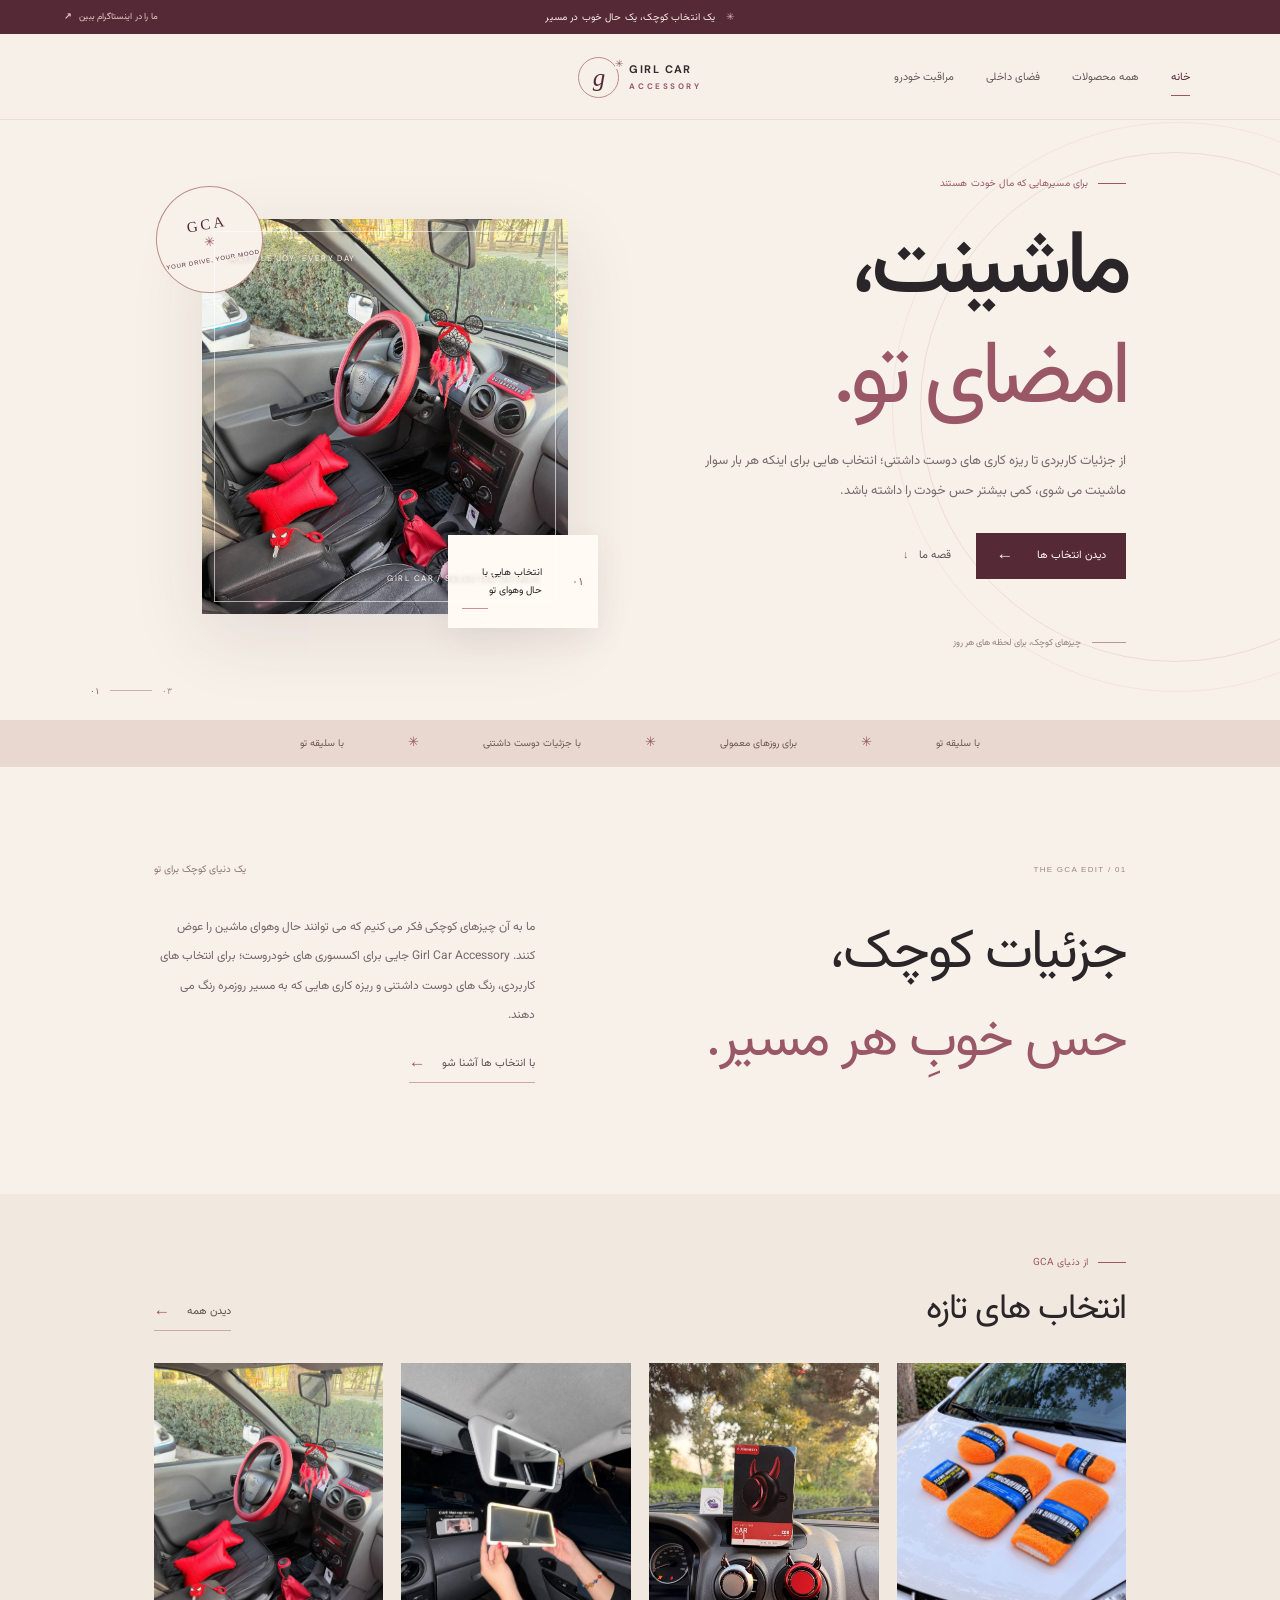
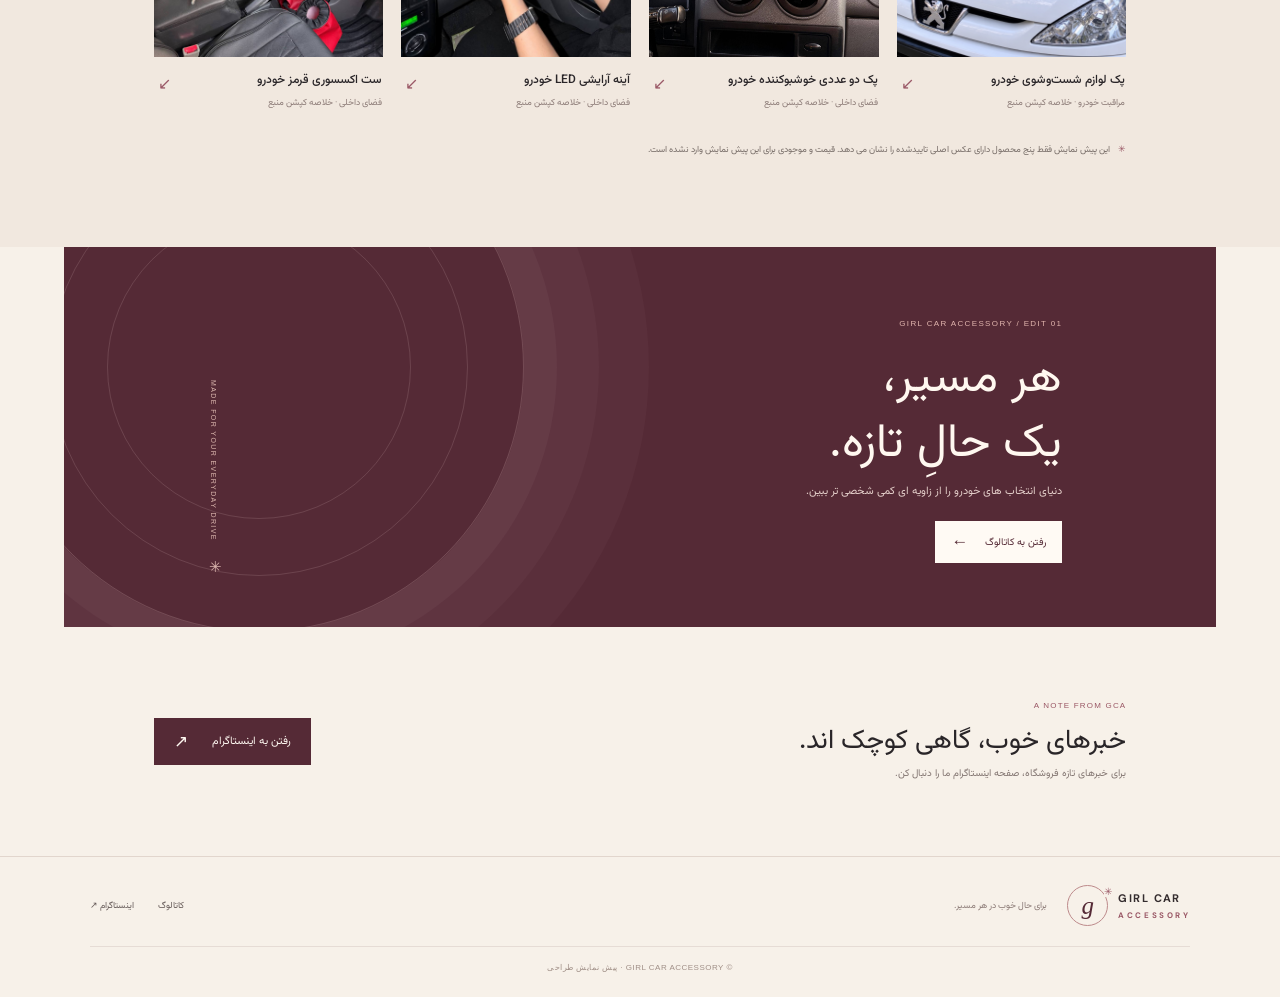
<file: index.html>
<!doctype html>
<html lang="fa" dir="rtl">
<head>
  <meta charset="utf-8">
  <meta name="viewport" content="width=device-width, initial-scale=1">
  <meta name="theme-color" content="#f7f1e9">
  <meta name="description" content="فروشگاه لوازم جانبی خودرو با انتخاب هایی برای حال بهتر در مسیر.">
  <title>Girl Car Accessory | جزئیات کوچک، حس خوب رانندگی</title>
  <link rel="preconnect" href="https://fonts.googleapis.com">
  <link rel="preconnect" href="https://fonts.gstatic.com" crossorigin>
  <link href="https://fonts.googleapis.com/css2?family=DM+Sans:wght@400;500;600;700&family=Vazirmatn:wght@300;400;500;600;700&display=swap" rel="stylesheet">
  <link rel="stylesheet" href="styles.css">
<link rel="icon" type="image/svg+xml" href="gca-favicon.svg"></head>
<body>
  <div class="announcement"><span class="announcement-mark">✳</span><span>یک انتخاب کوچک، یک حال خوب در مسیر</span><a href="https://www.instagram.com/girl_car_accessory/" target="_blank" rel="noreferrer">ما را در اینستاگرام ببین <b>↗</b></a></div>
  <header class="site-header">
    <button class="menu-toggle" aria-label="باز کردن منو" aria-expanded="false"><span></span><span></span></button>
    <nav class="main-nav" aria-label="ناوبری اصلی"><a class="active" href="index.html">خانه</a><a href="catalog.html">همه محصولات</a><a href="catalog.html?category=interior">فضای داخلی</a><a href="catalog.html?category=car-care">مراقبت خودرو</a></nav>
    <a class="brand" href="index.html" aria-label="Girl Car Accessory، خانه"><span class="brand-symbol">g<span>✳</span></span><span class="brand-wordmark">GIRL CAR<small>ACCESSORY</small></span></a>
    <div class="header-tools" aria-hidden="true"></div>
  </header>
  <main>
    <section class="hero" aria-labelledby="hero-title">
      <div class="hero-orbit orbit-one"></div><div class="hero-orbit orbit-two"></div>
      <div class="hero-copy">
        <div class="eyebrow"><span class="eyebrow-rule"></span>برای مسیرهایی که مال خودت هستند</div>
        <h1 id="hero-title">ماشینت،<br><em>امضای تو.</em></h1>
        <p>از جزئیات کاربردی تا ریزه کاری های دوست داشتنی؛ انتخاب هایی برای اینکه هر بار سوار ماشینت می شوی، کمی بیشتر حس خودت را داشته باشد.</p>
        <div class="hero-actions"><a href="catalog.html" class="button-primary">دیدن انتخاب ها <span>←</span></a><a href="#story" class="quiet-link">قصه ما <span>↓</span></a></div>
        <div class="hero-footnote"><span></span>چیزهای کوچک، برای لحظه های هر روز</div>
      </div>
      <div class="hero-visual" aria-label="روایت تصویری از انتخاب های فروشگاه">
        <div class="hero-photo-frame">
          <img class="hero-real-photo" src="media/red-car-accessory-set/red-set.jpg" alt="عکس اصلی ست اکسسوری قرمز خودرو در کابین">
          <div class="frame-label label-top">A LITTLE JOY, EVERY DAY</div><div class="frame-label label-bottom">GIRL CAR / SELECTED DETAILS</div>
        </div>
        <div class="visual-note"><span class="note-number">۰۱</span><span>انتخاب هایی با<br>حال وهوای تو</span><i></i></div>
        <div class="hero-seal"><span>GCA</span><b>✳</b><small>YOUR DRIVE, YOUR MOOD</small></div>
      </div>
      <div class="hero-index"><b>۰۱</b><span></span>۰۳</div>
    </section>
    <section class="brand-strip" aria-label="ویژگی های برند"><span>با سلیقه تو</span><i>✳</i><span>برای روزهای معمولی</span><i>✳</i><span>با جزئیات دوست داشتنی</span><i>✳</i><span>با سلیقه تو</span></section>
    <section class="story section-shell" id="story">
      <div class="section-meta"><span>01 / THE GCA EDIT</span><span>یک دنیای کوچک برای تو</span></div>
      <div class="story-grid"><h2>جزئیات کوچک،<br><em>حس خوبِ هر مسیر.</em></h2><div class="story-copy"><p>ما به آن چیزهای کوچکی فکر می کنیم که می توانند حال وهوای ماشین را عوض کنند. Girl Car Accessory جایی برای اکسسوری های خودروست؛ برای انتخاب های کاربردی، رنگ های دوست داشتنی و ریزه کاری هایی که به مسیر روزمره رنگ می دهند.</p><a href="catalog.html" class="text-arrow">با انتخاب ها آشنا شو <span>←</span></a></div></div>
    </section>
    <section class="edit-section section-shell" aria-labelledby="edit-title">
      <div class="section-heading"><div><div class="eyebrow"><span class="eyebrow-rule"></span>از دنیای GCA</div><h2 id="edit-title">انتخاب های تازه</h2></div><a class="text-arrow" href="catalog.html">دیدن همه <span>←</span></a></div>
      <div class="product-grid">
        <a class="product-card" href="product.html?slug=car-wash-kit"><div class="product-art art-wash"><img src="media/car-wash-kit/car-wash-kit.jpg" alt="عکس اصلی پک لوازم شست‌وشوی خودرو" loading="lazy"></div><div class="product-info"><div><h3>پک لوازم شست‌وشوی خودرو</h3><p>از انتخاب‌های مراقبت خودرو</p></div><span class="card-arrow">↙</span></div></a>
        <a class="product-card" href="product.html?slug=two-piece-car-fragrance"><div class="product-art art-wheel"><img src="media/two-piece-car-fragrance/fragrance-01.jpg" alt="عکس اصلی پک دوعددی خوشبوکننده خودرو" loading="lazy"></div><div class="product-info"><div><h3>پک دوعددی خوشبوکننده خودرو</h3><p>دو رنگ در کپشن معرفی شده</p></div><span class="card-arrow">↙</span></div></a>
        <a class="product-card" href="product.html?slug=led-vanity-mirror"><div class="product-art art-mirror"><img src="media/led-vanity-mirror/mirror-01.jpg" alt="عکس اصلی آینه LED آرایشی خودرو" loading="lazy"></div><div class="product-info"><div><h3>آینه آرایشی LED خودرو</h3><p>جزئیاتی برای فضای داخلی</p></div><span class="card-arrow">↙</span></div></a>
        <a class="product-card" href="product.html?slug=red-car-accessory-set"><div class="product-art art-wheel"><img src="media/red-car-accessory-set/red-set.jpg" alt="عکس اصلی ست اکسسوری قرمز در کابین خودرو" loading="lazy"></div><div class="product-info"><div><h3>ست اکسسوری قرمز خودرو</h3><p>اقلام معرفی‌شده توسط مالک</p></div><span class="card-arrow">↙</span></div></a>
      </div>
      <p class="preview-note"><span>✳</span>این پیش نمایش فقط پنج محصول دارای عکس اصلی تاییدشده را نشان می دهد. قیمت و موجودی برای این پیش نمایش وارد نشده است.</p>
    </section>
    <section class="editorial-banner"><div class="banner-outline"></div><div class="banner-copy"><span class="banner-kicker">GIRL CAR ACCESSORY / EDIT 01</span><h2>هر مسیر،<br>یک حالِ تازه.</h2><p>دنیای انتخاب های خودرو را از زاویه ای کمی شخصی تر ببین.</p><a class="button-light" href="catalog.html">رفتن به کاتالوگ <span>←</span></a></div><div class="banner-side-note">MADE FOR YOUR EVERYDAY DRIVE <b>✳</b></div></section>
    <section class="newsletter section-shell"><div><span class="eyebrow">A NOTE FROM GCA</span><h2>خبرهای خوب، گاهی کوچک اند.</h2><p>برای خبرهای تازه فروشگاه، صفحه اینستاگرام ما را دنبال کن.</p></div><a href="https://www.instagram.com/girl_car_accessory/" target="_blank" rel="noreferrer" class="button-primary">رفتن به اینستاگرام <span>↗</span></a></section>
  </main>
  <footer class="site-footer"><a class="brand footer-brand" href="index.html"><span class="brand-symbol">g<span>✳</span></span><span class="brand-wordmark">GIRL CAR<small>ACCESSORY</small></span></a><p>برای حال خوب در هر مسیر.</p><div class="footer-links"><a href="catalog.html">کاتالوگ</a><a href="https://www.instagram.com/girl_car_accessory/" target="_blank" rel="noreferrer">اینستاگرام ↗</a></div><small>© GIRL CAR ACCESSORY · پیش نمایش طراحی</small></footer>
  <script src="script.js" defer></script><script src="storefront-preview.js" defer></script>
</body>
</html>
</file>
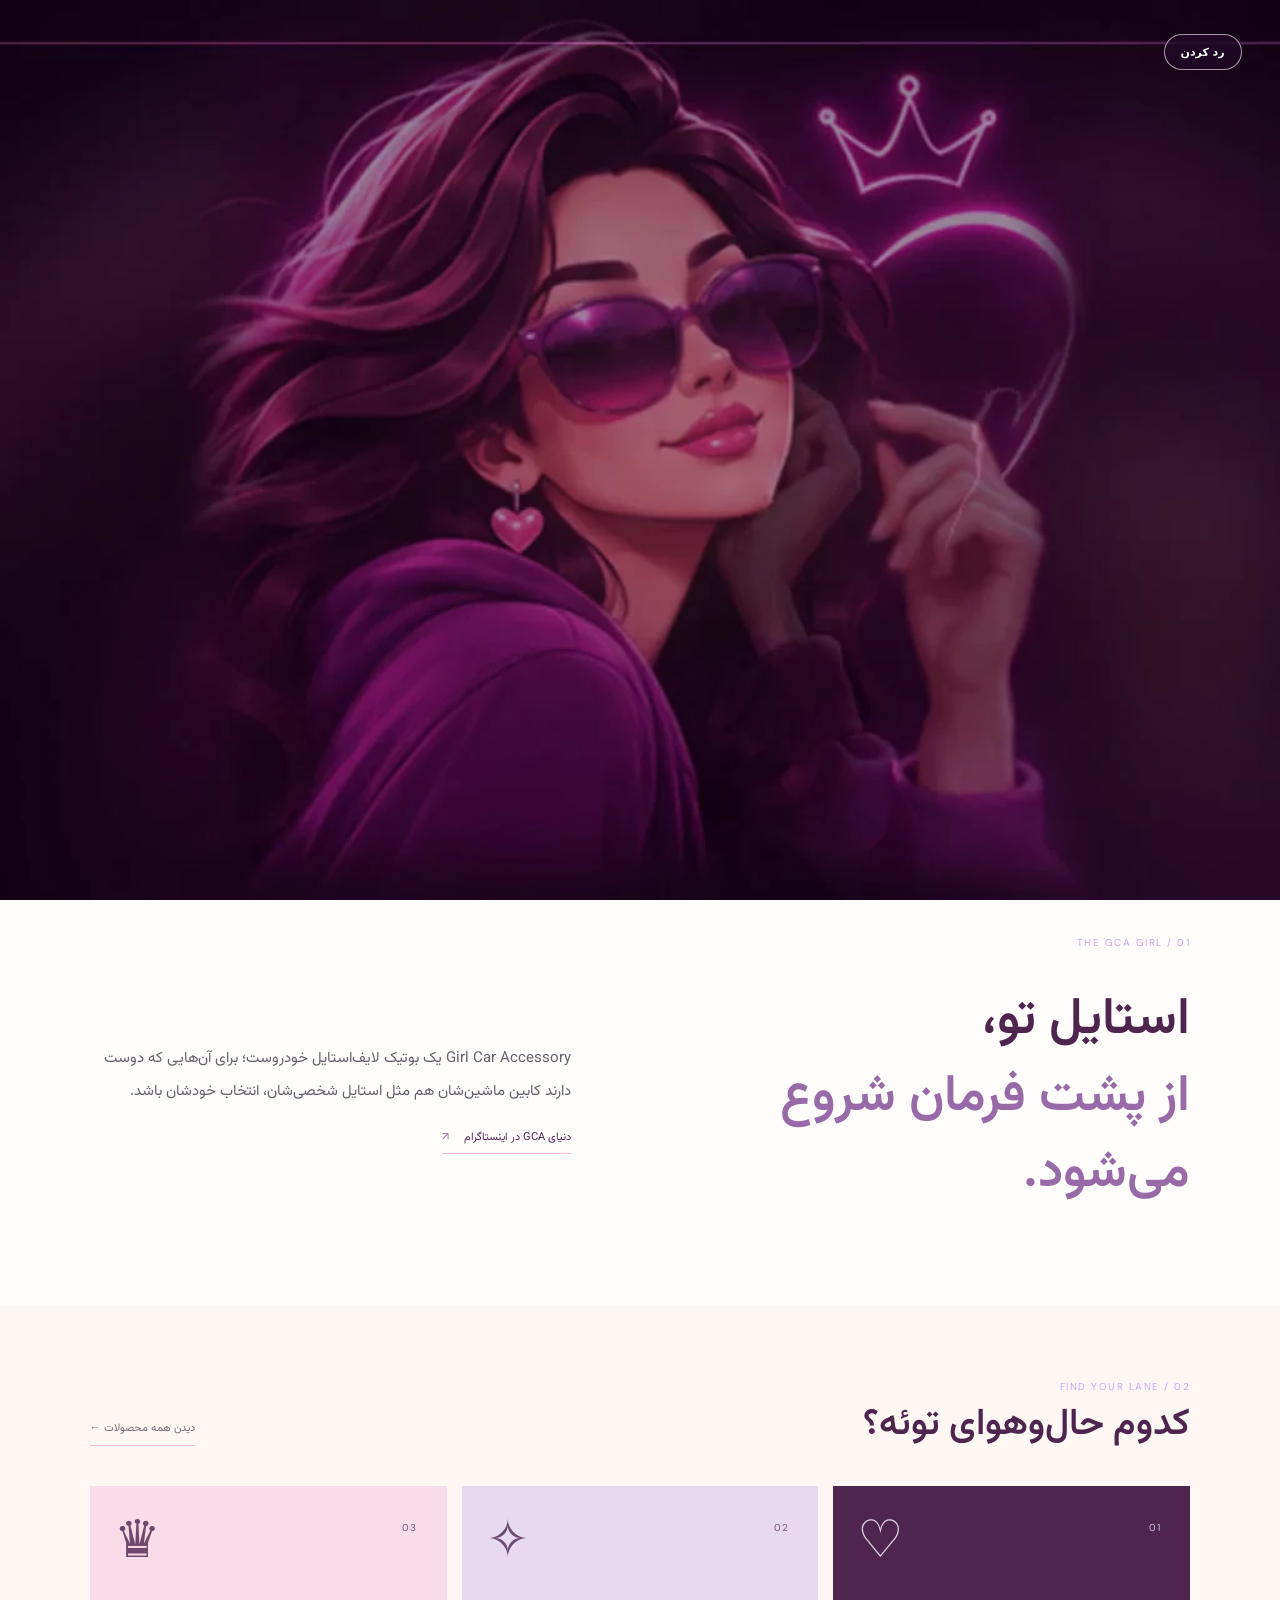
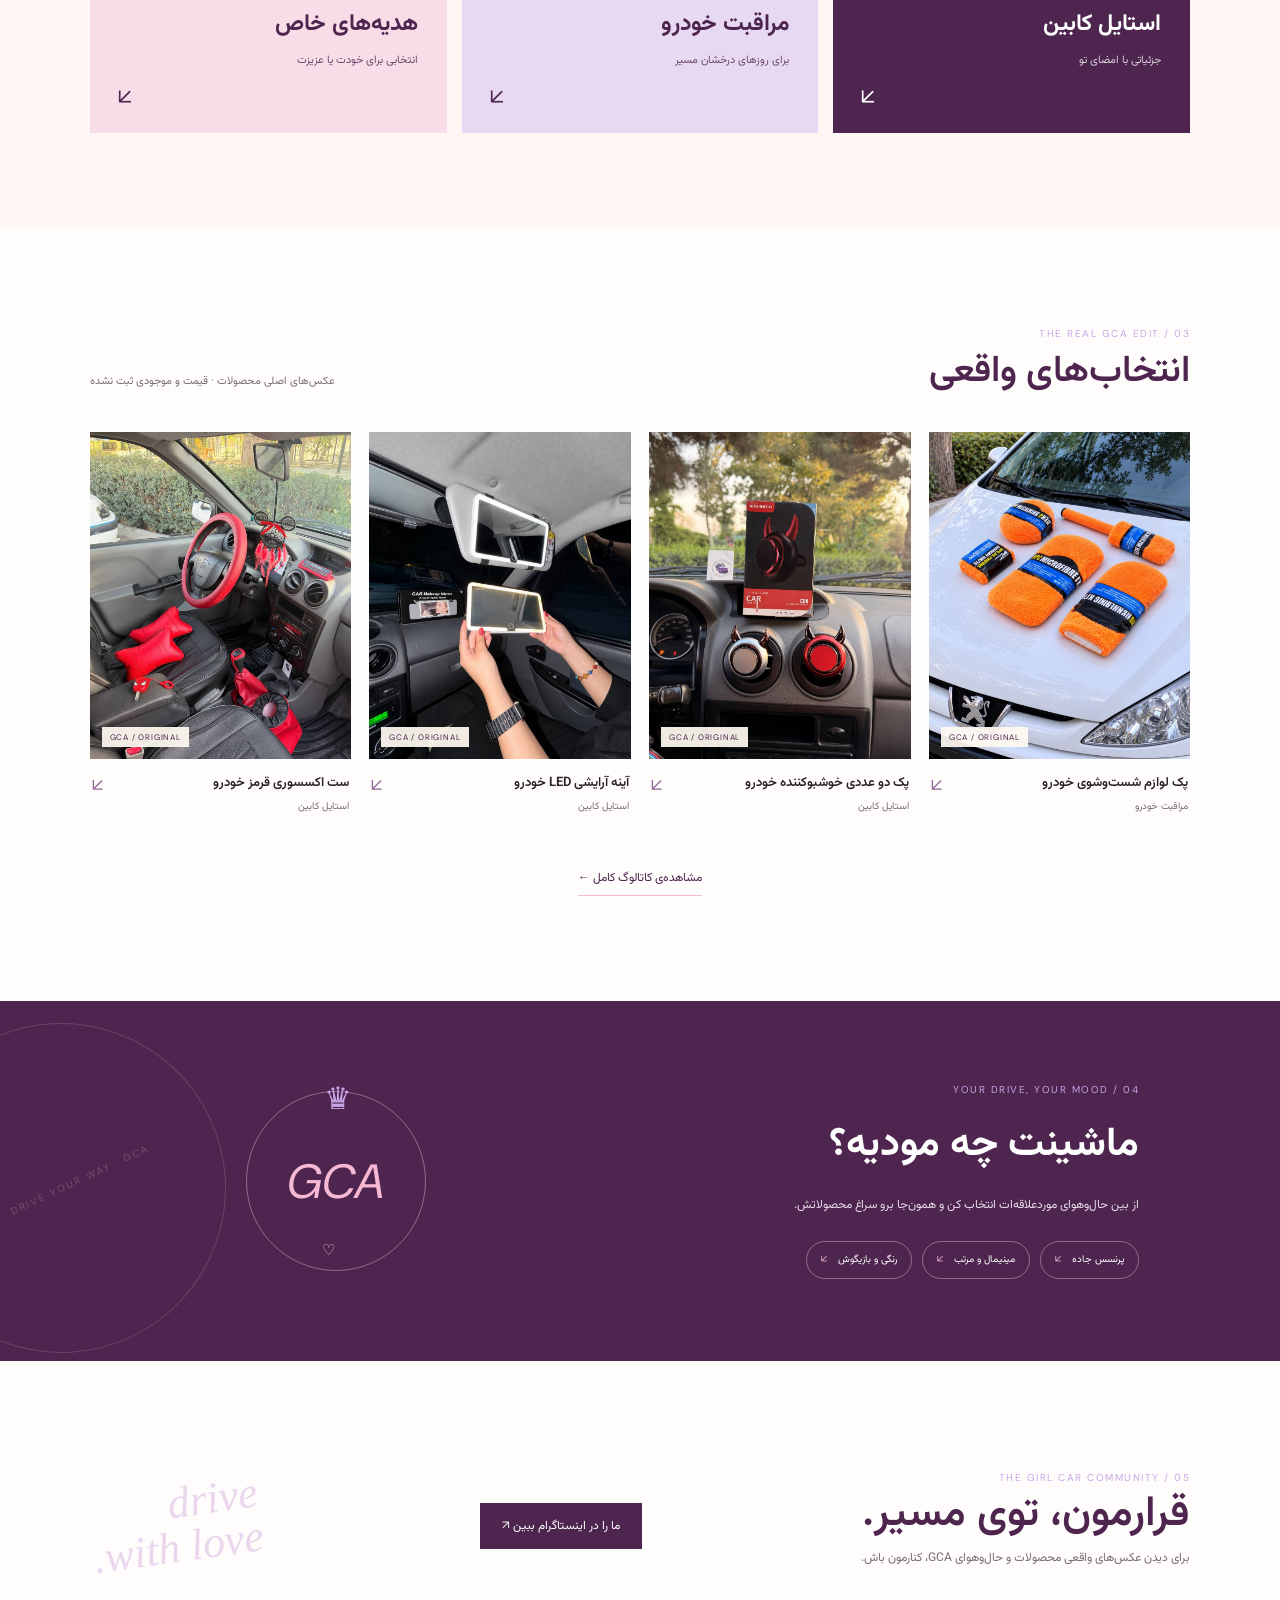
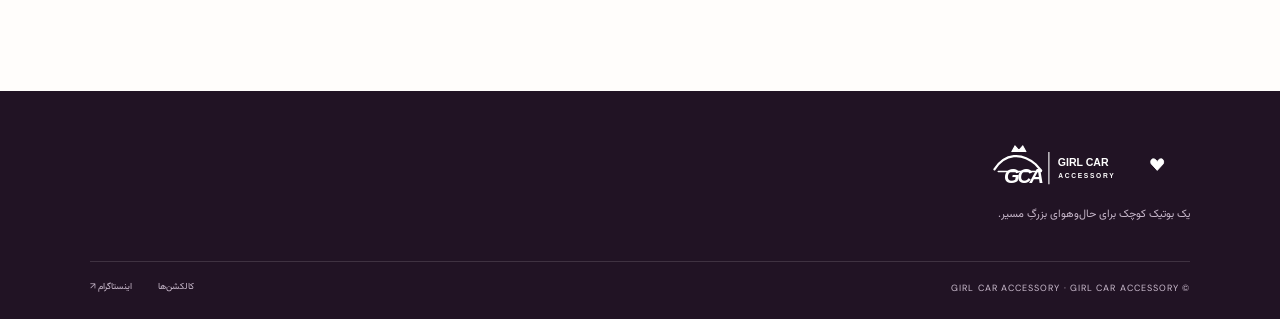
<file: v2/index.html>
<!doctype html>
<html lang="fa" dir="rtl">
<head>
  <meta charset="utf-8"><meta name="viewport" content="width=device-width,initial-scale=1">
  <meta name="theme-color" content="#4d254e"><meta name="description" content="گِرل‌کار اکسسوری؛ بوتیک استایل و اکسسوری خودرو.">
  <title>Girl Car Accessory | اکسسوری خودرو</title>
  <link rel="preconnect" href="https://fonts.googleapis.com"><link rel="preconnect" href="https://fonts.gstatic.com" crossorigin>
  <link href="https://fonts.googleapis.com/css2?family=DM+Sans:wght@400;500;600;700;800&family=Vazirmatn:wght@300;400;500;600;700;800&display=swap" rel="stylesheet">
  <link rel="icon" href="assets/gca-signature.svg" type="image/svg+xml"><link rel="stylesheet" href="styles.css">
  <style>
    #gca-film-overlay{position:fixed;inset:0;z-index:2147483000;overflow:hidden;background:#180a22;direction:ltr;opacity:1;visibility:visible;transition:opacity .46s ease,visibility .46s ease;isolation:isolate}
    #gca-film-overlay[hidden],html.gca-film-disabled #gca-film-overlay{display:none!important}
    #gca-film-overlay.is-exiting{opacity:0;visibility:hidden;pointer-events:none}
    #gca-film-overlay video{position:absolute;inset:0;display:block;width:100%;height:100%;object-fit:cover;object-position:center}
    #gca-film-overlay .gca-film__skip{position:absolute;z-index:2;top:clamp(17px,3vw,34px);right:clamp(17px,3vw,45px);min-width:58px;min-height:36px;padding:9px 16px;border:1px solid #ffe4f2a6;border-radius:24px;color:#fff;background:#270d346b;font:600 11px/1 system-ui,sans-serif;cursor:pointer;backdrop-filter:blur(12px)}
    #gca-film-overlay .gca-film__skip:focus-visible{outline:3px solid #ffbadb;outline-offset:4px}
    #gca-film-overlay::after{content:"";position:absolute;z-index:1;bottom:0;left:0;height:2px;width:100%;background:#f59ce2;transform:scaleX(0);transform-origin:left}
    #gca-film-overlay.is-playing::after{animation:gca-film-progress 3.6s linear forwards}
    @keyframes gca-film-progress{to{transform:scaleX(1)}}
    @media(prefers-reduced-motion:reduce){#gca-film-overlay{display:none!important}}
  </style>
  <script>
    (()=>{const root=document.documentElement,conn=navigator.connection||{};let skip=false;try{skip=sessionStorage.getItem('gca-film-v4-seen')==='1'||matchMedia('(prefers-reduced-motion: reduce)').matches||!!conn.saveData||/^(slow-2g|2g)$/.test(conn.effectiveType||'');if(!skip)sessionStorage.setItem('gca-film-v4-seen','1')}catch{skip=true}if(skip){root.classList.add('gca-film-disabled');return}root.classList.add('gca-film-enabled');const css=document.createElement('link');css.rel='preload';css.as='style';css.href='drive-intro/intro.css';document.head.appendChild(css);const poster=document.createElement('link');poster.rel='preload';poster.as='image';poster.href=matchMedia('(max-width:700px)').matches?'drive-intro/assets/poster-mobile.webp':'drive-intro/assets/poster-desktop.webp';poster.fetchPriority='high';document.head.appendChild(poster)})();
  </script>
  <noscript><style>#gca-film-overlay{display:none!important}</style></noscript>
</head>
<body>
  <section id="gca-film-overlay" aria-label="فیلم معرفی Girl Car Accessory">
    <video id="gca-film" autoplay muted playsinline preload="none" aria-hidden="true" data-poster-desktop="drive-intro/assets/poster-desktop.webp" data-poster-mobile="drive-intro/assets/poster-mobile.webp">
      <source data-film-desktop="drive-intro/assets/film-desktop.mp4" type="video/mp4">
      <source data-film-mobile="drive-intro/assets/film-mobile.mp4" type="video/mp4">
    </video>
    <button class="gca-film__skip" type="button" aria-label="رد کردن فیلم معرفی">رد کردن</button>
  </section>
  <script>if(document.documentElement.classList.contains('gca-film-enabled')){const v=document.getElementById('gca-film'),mobile=matchMedia('(max-width:700px)').matches;v.poster=v.dataset[mobile?'posterMobile':'posterDesktop'];const src=v.querySelector(mobile?'[data-film-mobile]':'[data-film-desktop]');src.src=src.dataset[mobile?'filmMobile':'filmDesktop'];v.preload='auto';v.load()}</script>
  <div class="topline"><span>برای ماشینت، با امضای خودت</span><a href="https://www.instagram.com/girl_car_accessory/" target="_blank" rel="noreferrer">در اینستاگرام دنبالمون کن ↗</a></div>
  <header class="header" id="top"><button class="menu-button" aria-label="باز کردن منو" aria-expanded="false"><span></span><span></span></button><nav class="nav" aria-label="ناوبری اصلی"><a href="index.html" aria-current="page">خانه</a><a href="catalog.html">کالکشن‌ها</a><a href="catalog.html?category=car-care">مراقبت خودرو</a><a href="catalog.html?category=interior">استایل کابین</a></nav><a class="brand" href="index.html" aria-label="خانه Girl Car Accessory"><img src="assets/gca-signature.svg" alt="Girl Car Accessory"></a><a class="bag" href="cart.html"><span>نمای پیش‌خرید</span><b aria-hidden="true">✦</b></a></header>
  <main>
    <section class="hero" aria-labelledby="hero-title"><div class="hero-image"><picture><source media="(max-width: 640px)" srcset="media/brand/gca-sunset-mobile.webp" type="image/webp"><img src="media/brand/gca-sunset-desktop.webp" alt="تصویرسازی کمپین برند Girl Car Accessory؛ زنی با عینک بنفش در کنار خودروی اسپرت و اکسسوری‌های خودرو" width="1600" height="900" fetchpriority="high"></picture><span class="image-caption">GCA CAMPAIGN · 01</span><span class="hero-stamp">GCA<br><small>DRIVE YOUR WAY</small></span></div><div class="hero-copy"><span class="eyebrow"><i></i> GIRL CAR ACCESSORY / EST. GCA</span><h1 id="hero-title">ماشینت،<br><em>امضای تو.</em></h1><p>برای مسیرهایی که مال خودت هستند؛ اکسسوری‌های خودرو با حال‌وهوای تو و جزئیاتی که هر روز لبخند می‌آورند.</p><div class="hero-actions"><a class="button button-light" href="catalog.html">ورود به کالکشن <span>←</span></a><a class="text-link" href="#story">قصه‌ی ما ↓</a></div><div class="hero-note"><span>۰۱</span><b>یک بوتیک برای سلیقه‌ی تو</b><i></i> GIRL CAR ACCESSORY</div></div><div class="hero-curve" aria-hidden="true"></div></section>
    <div class="ticker" aria-label="هویت برند"><span>YOUR DRIVE · YOUR MOOD</span><b>♡</b><span>استایل کابین، به انتخاب تو</span><b>✦</b><span>GIRL CAR ACCESSORY</span><b>♡</b><span>YOUR DRIVE · YOUR MOOD</span></div>
    <section class="intro section-wrap" id="story"><div class="section-index">01 / THE GCA GIRL</div><div class="intro-grid"><h2>استایل تو،<br><em>از پشت فرمان شروع می‌شود.</em></h2><div><p>Girl Car Accessory یک بوتیک لایف‌استایل خودروست؛ برای آن‌هایی که دوست دارند کابین ماشین‌شان هم مثل استایل شخصی‌شان، انتخاب خودشان باشد.</p><a class="underline-link" href="https://www.instagram.com/girl_car_accessory/" target="_blank" rel="noreferrer">دنیای GCA در اینستاگرام <span>↗</span></a></div></div></section>
    <section class="collections section-wrap" aria-labelledby="collections-title"><div class="section-head"><div><div class="section-index">02 / FIND YOUR LANE</div><h2 id="collections-title">کدوم حال‌وهوای توئه؟</h2></div><a class="underline-link" href="catalog.html">دیدن همه محصولات ←</a></div><div class="moods"><a class="mood mood-plum" href="catalog.html?category=interior"><span class="mood-num">01</span><span class="mood-icon">♡</span><h3>استایل کابین</h3><p>جزئیاتی با امضای تو</p><span class="mood-arrow">↙</span></a><a class="mood mood-lilac" href="catalog.html?category=car-care"><span class="mood-num">02</span><span class="mood-icon">✧</span><h3>مراقبت خودرو</h3><p>برای روزهای درخشان مسیر</p><span class="mood-arrow">↙</span></a><a class="mood mood-pink" href="catalog.html"><span class="mood-num">03</span><span class="mood-icon">♛</span><h3>هدیه‌های خاص</h3><p>انتخابی برای خودت یا عزیزت</p><span class="mood-arrow">↙</span></a></div></section>
    <section class="featured section-wrap" id="products"><div class="section-head"><div><div class="section-index">03 / THE REAL GCA EDIT</div><h2>انتخاب‌های واقعی</h2></div><span class="source-note">عکس‌های اصلی محصولات · قیمت و موجودی ثبت نشده</span></div><div class="product-grid" data-products-grid></div><a class="all-products" href="catalog.html">مشاهده‌ی کاتالوگ کامل <span>←</span></a></section>
    <section class="mood-quiz" aria-labelledby="mood-title"><div class="quiz-orbit" aria-hidden="true">GCA · DRIVE YOUR WAY · GCA</div><div class="quiz-copy"><div class="section-index">04 / YOUR DRIVE, YOUR MOOD</div><h2 id="mood-title">ماشینت چه مودیه؟</h2><p>از بین حال‌وهوای موردعلاقه‌ات انتخاب کن و همون‌جا برو سراغ محصولاتش.</p><div class="quiz-options"><a href="catalog.html?category=interior">پرنسس جاده <span>↙</span></a><a href="catalog.html?category=car-care">مینیمال و مرتب <span>↙</span></a><a href="catalog.html">رنگی و بازیگوش <span>↙</span></a></div></div><div class="quiz-mark" aria-hidden="true"><span>♛</span><b>GCA</b><i>♡</i></div></section>
    <section class="community section-wrap"><div><div class="section-index">05 / THE GIRL CAR COMMUNITY</div><h2>قرارمون، توی مسیر.</h2><p>برای دیدن عکس‌های واقعی محصولات و حال‌وهوای GCA، کنارمون باش.</p></div><a class="button button-plum" href="https://www.instagram.com/girl_car_accessory/" target="_blank" rel="noreferrer">ما را در اینستاگرام ببین ↗</a><span class="community-script">drive<br>with love.</span></section>
  </main>
  <footer class="footer"><a class="brand" href="index.html"><img src="assets/gca-signature.svg" alt="Girl Car Accessory"></a><p>یک بوتیک کوچک برای حال‌وهوای بزرگِ مسیر.</p><div class="footer-bottom"><span>© GIRL CAR ACCESSORY · GIRL CAR ACCESSORY</span><a href="catalog.html">کالکشن‌ها</a><a href="https://www.instagram.com/girl_car_accessory/" target="_blank" rel="noreferrer">اینستاگرام ↗</a></div></footer>
  <script src="app.js" defer></script>
  <script src="drive-intro/intro.js" defer></script>
</body></html>
</file>
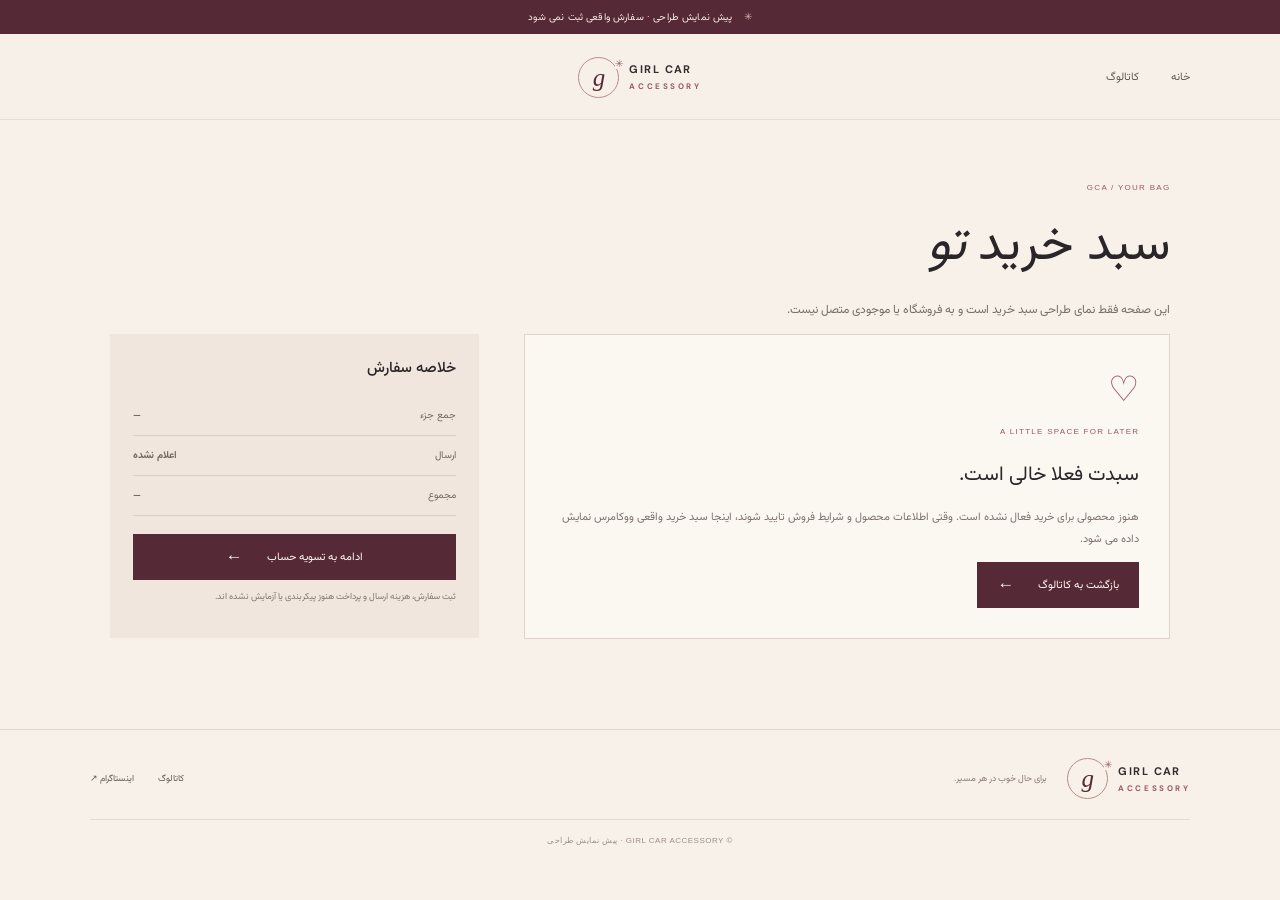
<file: cart.html>
<!doctype html><html lang="fa" dir="rtl"><head><meta charset="utf-8"><meta name="viewport" content="width=device-width,initial-scale=1"><meta name="theme-color" content="#f7f1e9"><title>سبد خرید | Girl Car Accessory</title><link rel="preconnect" href="https://fonts.googleapis.com"><link rel="preconnect" href="https://fonts.gstatic.com" crossorigin><link href="https://fonts.googleapis.com/css2?family=DM+Sans:wght@400;500;600;700&family=Vazirmatn:wght@300;400;500;600;700&display=swap" rel="stylesheet"><link rel="stylesheet" href="styles.css"><link rel="icon" type="image/svg+xml" href="gca-favicon.svg"></head><body><div class="announcement"><span class="announcement-mark">✳</span><span>پیش نمایش طراحی · سفارش واقعی ثبت نمی شود</span></div><header class="site-header"><button class="menu-toggle" aria-label="باز کردن منو" aria-expanded="false"><span></span><span></span></button><nav class="main-nav"><a href="index.html">خانه</a><a href="catalog.html">کاتالوگ</a></nav><a class="brand" href="index.html"><span class="brand-symbol">g<span>✳</span></span><span class="brand-wordmark">GIRL CAR<small>ACCESSORY</small></span></a><div class="header-tools" aria-hidden="true"></div></header><main class="commerce-shell"><span class="commerce-kicker">GCA / YOUR BAG</span><h1 class="commerce-title">سبد خرید <em>تو</em></h1><p class="commerce-intro">این صفحه فقط نمای طراحی سبد خرید است و به فروشگاه یا موجودی متصل نیست.</p><div class="cart-layout"><section class="cart-empty"><div class="cart-empty-mark" aria-hidden="true">♡</div><span class="commerce-kicker">A LITTLE SPACE FOR LATER</span><h2>سبدت فعلا خالی است.</h2><p>هنوز محصولی برای خرید فعال نشده است. وقتی اطلاعات محصول و شرایط فروش تایید شوند، اینجا سبد خرید واقعی ووکامرس نمایش داده می شود.</p><a href="catalog.html" class="button-primary">بازگشت به کاتالوگ <span>←</span></a></section><aside class="summary-card"><h3>خلاصه سفارش</h3><div class="summary-row"><span>جمع جزء</span><b>—</b></div><div class="summary-row"><span>ارسال</span><b>اعلام نشده</b></div><div class="summary-row"><span>مجموع</span><b>—</b></div><button type="button" class="button-primary" disabled>ادامه به تسویه حساب <span>←</span></button><p class="summary-note">ثبت سفارش، هزینه ارسال و پرداخت هنوز پیکربندی یا آزمایش نشده اند.</p></aside></div></main><footer class="site-footer"><a class="brand footer-brand" href="index.html"><span class="brand-symbol">g<span>✳</span></span><span class="brand-wordmark">GIRL CAR<small>ACCESSORY</small></span></a><p>برای حال خوب در هر مسیر.</p><div class="footer-links"><a href="catalog.html">کاتالوگ</a><a href="https://www.instagram.com/girl_car_accessory/" target="_blank" rel="noreferrer">اینستاگرام ↗</a></div><small>© GIRL CAR ACCESSORY · پیش نمایش طراحی</small></footer><script src="script.js" defer></script></body></html>
</file>
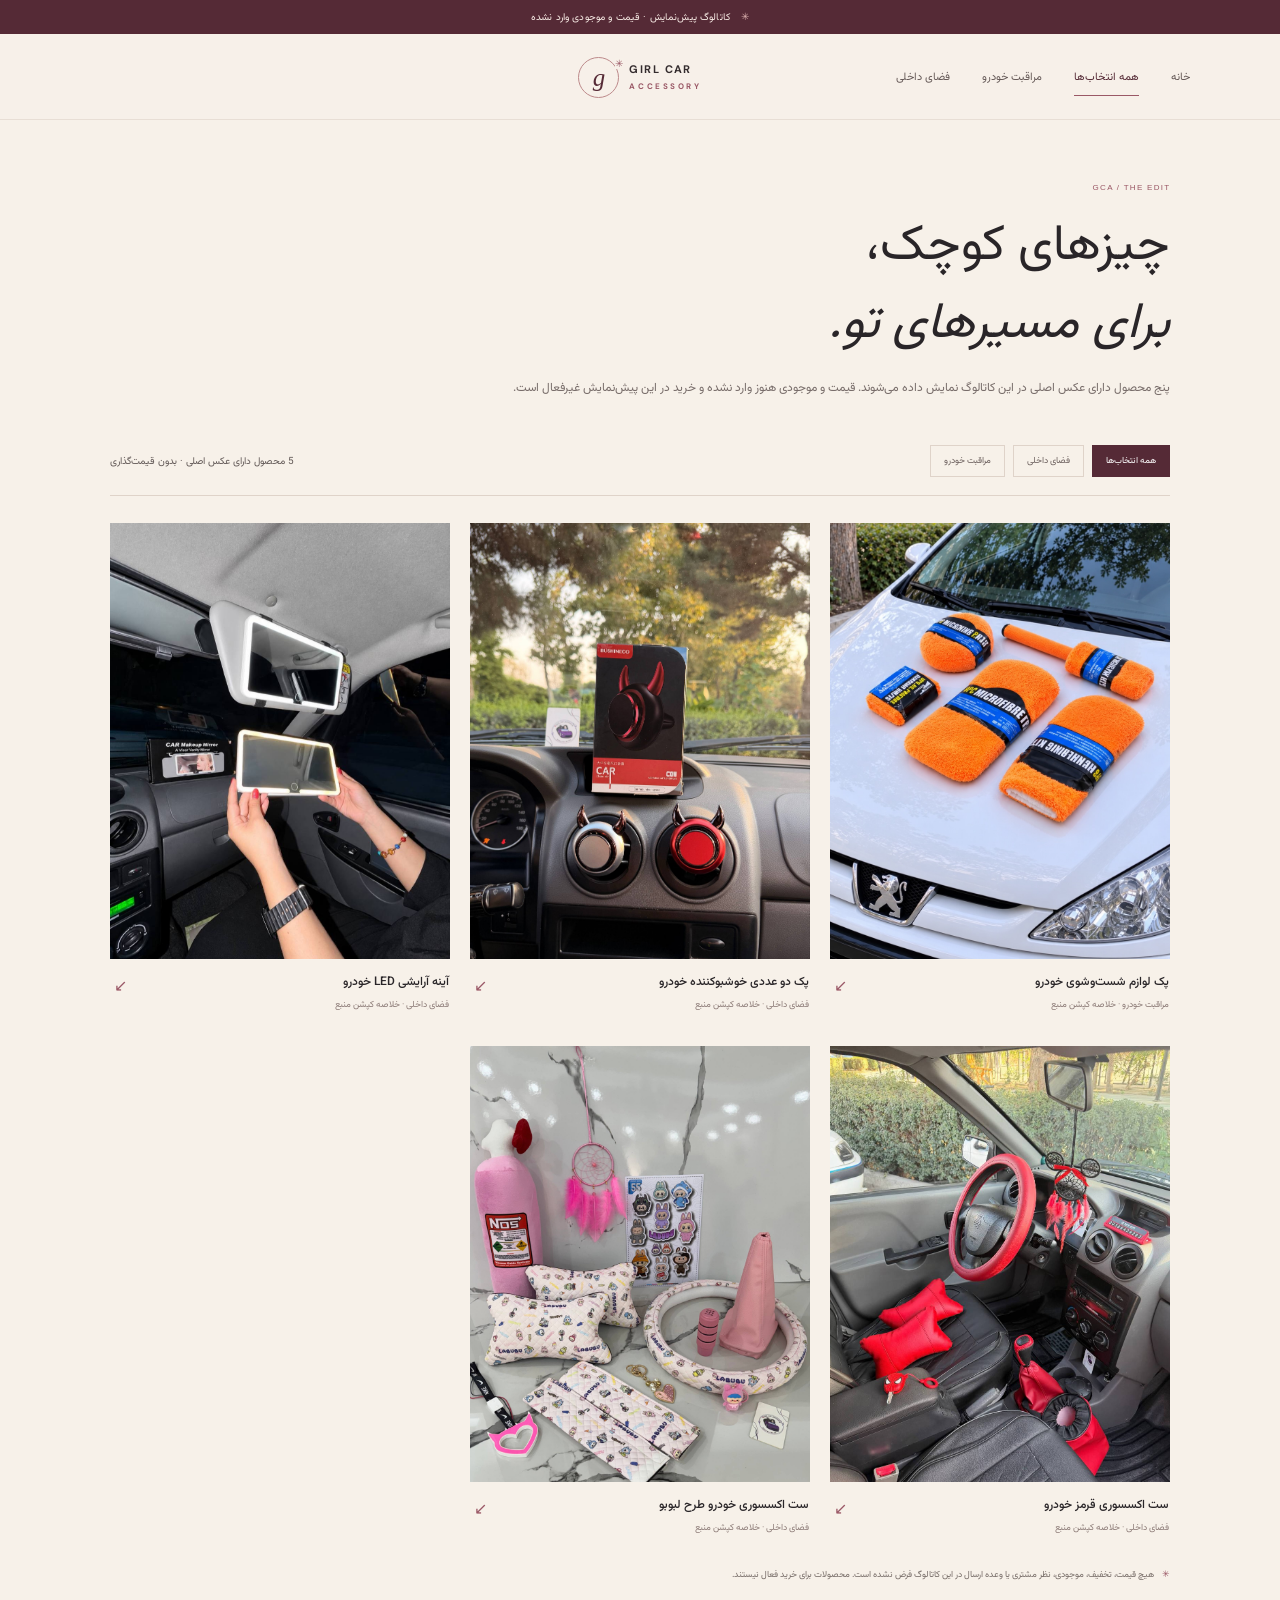
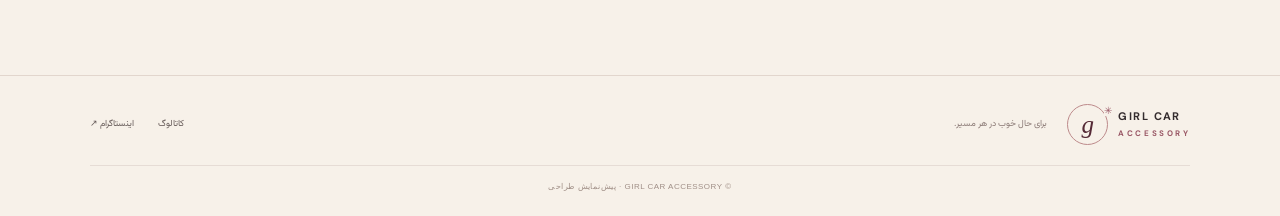
<file: catalog.html>
<!doctype html>
<html lang="fa" dir="rtl"><head><meta charset="utf-8"><meta name="viewport" content="width=device-width,initial-scale=1"><meta name="theme-color" content="#f7f1e9"><title>کاتالوگ انتخاب ها | Girl Car Accessory</title><link rel="preconnect" href="https://fonts.googleapis.com"><link rel="preconnect" href="https://fonts.gstatic.com" crossorigin><link href="https://fonts.googleapis.com/css2?family=DM+Sans:wght@400;500;600;700&family=Vazirmatn:wght@300;400;500;600;700&display=swap" rel="stylesheet"><link rel="stylesheet" href="styles.css"><link rel="icon" type="image/svg+xml" href="gca-favicon.svg"></head>
<body><div class="announcement"><span class="announcement-mark">✳</span><span>کاتالوگ پیش‌نمایش · قیمت و موجودی وارد نشده</span></div><header class="site-header"><button class="menu-toggle" aria-label="باز کردن منو" aria-expanded="false"><span></span><span></span></button><nav class="main-nav"><a href="index.html">خانه</a><a class="active" href="catalog.html">همه انتخاب‌ها</a><a href="catalog.html?category=car-care">مراقبت خودرو</a><a href="catalog.html?category=interior">فضای داخلی</a></nav><a class="brand" href="index.html"><span class="brand-symbol">g<span>✳</span></span><span class="brand-wordmark">GIRL CAR<small>ACCESSORY</small></span></a><div class="header-tools" aria-hidden="true"></div></header>
<main class="commerce-shell"><span class="commerce-kicker">GCA / THE EDIT</span><h1 class="commerce-title">چیزهای کوچک،<br><em>برای مسیرهای تو.</em></h1><p class="commerce-intro">پنج محصول دارای عکس اصلی در این کاتالوگ نمایش داده می‌شوند. قیمت و موجودی هنوز وارد نشده و خرید در این پیش‌نمایش غیرفعال است.</p><div class="commerce-toolbar"><nav class="filter-pills" aria-label="دسته‌بندی‌ها"><button type="button" class="selected" data-category-filter="all" aria-pressed="true">همه انتخاب‌ها</button><button type="button" data-category-filter="interior" aria-pressed="false">فضای داخلی</button><button type="button" data-category-filter="car-care" aria-pressed="false">مراقبت خودرو</button></nav><span class="sort-select" data-catalog-count>۵ محصول دارای عکس اصلی · بدون قیمت‌گذاری</span></div>
<div class="catalog-grid" id="all">
  <a class="product-card" data-product-slug="car-wash-kit" href="product.html?slug=car-wash-kit"><div class="product-art art-wash"><img src="media/car-wash-kit/car-wash-kit.jpg" alt="عکس اصلی پک لوازم شست‌وشوی خودرو" loading="lazy"></div><div class="product-info"><div><h3>پک لوازم شست‌وشوی خودرو</h3><p>مراقبت خودرو</p></div><span class="card-arrow">↙</span></div></a>
  <a class="product-card" data-product-slug="two-piece-car-fragrance" href="product.html?slug=two-piece-car-fragrance"><div class="product-art art-wheel"><img src="media/two-piece-car-fragrance/fragrance-01.jpg" alt="عکس اصلی پک دوعددی خوشبوکننده خودرو" loading="lazy"></div><div class="product-info"><div><h3>پک دوعددی خوشبوکننده خودرو</h3><p>فضای داخلی</p></div><span class="card-arrow">↙</span></div></a>
  <a class="product-card" data-product-slug="led-vanity-mirror" href="product.html?slug=led-vanity-mirror"><div class="product-art art-mirror"><img src="media/led-vanity-mirror/mirror-01.jpg" alt="عکس اصلی آینه LED آرایشی خودرو" loading="lazy"></div><div class="product-info"><div><h3>آینه آرایشی LED خودرو</h3><p>فضای داخلی</p></div><span class="card-arrow">↙</span></div></a>
  <a class="product-card" data-product-slug="red-car-accessory-set" href="product.html?slug=red-car-accessory-set"><div class="product-art art-wheel"><img src="media/red-car-accessory-set/red-set.jpg" alt="عکس اصلی ست اکسسوری قرمز در کابین خودرو" loading="lazy"></div><div class="product-info"><div><h3>ست اکسسوری قرمز خودرو</h3><p>فضای داخلی</p></div><span class="card-arrow">↙</span></div></a>
  <a class="product-card" data-product-slug="labubu-car-accessory-set" href="product.html?slug=labubu-car-accessory-set"><div class="product-art art-charm"><img src="media/labubu-car-accessory-set/labubu-01.jpg" alt="عکس اصلی ست اکسسوری خودرو طرح لبوبو" loading="lazy"></div><div class="product-info"><div><h3>ست اکسسوری خودرو طرح لبوبو</h3><p>فضای داخلی</p></div><span class="card-arrow">↙</span></div></a>
</div><p class="preview-note"><span>✳</span>هیچ قیمت، تخفیف، موجودی، نظر مشتری یا وعده ارسال در این کاتالوگ فرض نشده است. محصولات برای خرید فعال نیستند.</p></main>
<footer class="site-footer"><a class="brand footer-brand" href="index.html"><span class="brand-symbol">g<span>✳</span></span><span class="brand-wordmark">GIRL CAR<small>ACCESSORY</small></span></a><p>برای حال خوب در هر مسیر.</p><div class="footer-links"><a href="catalog.html">کاتالوگ</a><a href="https://www.instagram.com/girl_car_accessory/" target="_blank" rel="noreferrer">اینستاگرام ↗</a></div><small>© GIRL CAR ACCESSORY · پیش‌نمایش طراحی</small></footer><script src="script.js" defer></script><script src="storefront-preview.js" defer></script></body></html>
</file>
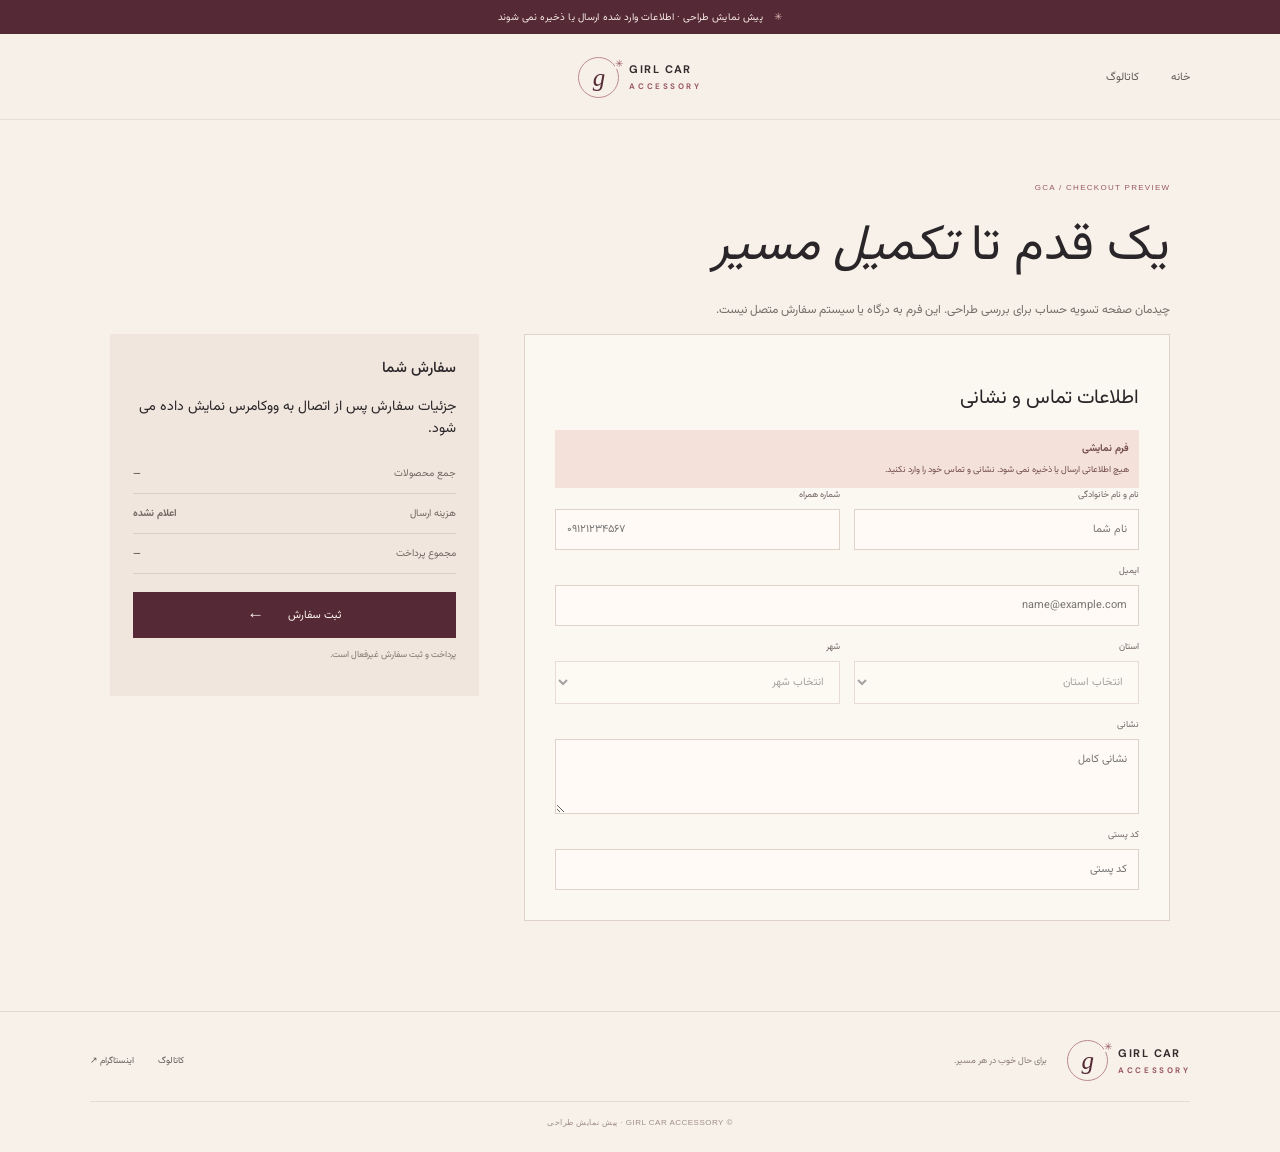
<file: checkout.html>
<!doctype html><html lang="fa" dir="rtl"><head><meta charset="utf-8"><meta name="viewport" content="width=device-width,initial-scale=1"><meta name="theme-color" content="#f7f1e9"><title>تسویه حساب | پیش نمایش Girl Car Accessory</title><link rel="preconnect" href="https://fonts.googleapis.com"><link rel="preconnect" href="https://fonts.gstatic.com" crossorigin><link href="https://fonts.googleapis.com/css2?family=DM+Sans:wght@400;500;600;700&family=Vazirmatn:wght@300;400;500;600;700&display=swap" rel="stylesheet"><link rel="stylesheet" href="styles.css"><link rel="icon" type="image/svg+xml" href="gca-favicon.svg"></head><body><div class="announcement"><span class="announcement-mark">✳</span><span>پیش نمایش طراحی · اطلاعات وارد شده ارسال یا ذخیره نمی شوند</span></div><header class="site-header"><button class="menu-toggle" aria-label="باز کردن منو" aria-expanded="false"><span></span><span></span></button><nav class="main-nav"><a href="index.html">خانه</a><a href="catalog.html">کاتالوگ</a></nav><a class="brand" href="index.html"><span class="brand-symbol">g<span>✳</span></span><span class="brand-wordmark">GIRL CAR<small>ACCESSORY</small></span></a><div class="header-tools" aria-hidden="true"></div></header><main class="commerce-shell"><span class="commerce-kicker">GCA / CHECKOUT PREVIEW</span><h1 class="commerce-title">یک قدم تا <em>تکمیل مسیر</em></h1><p class="commerce-intro">چیدمان صفحه تسویه حساب برای بررسی طراحی. این فرم به درگاه یا سیستم سفارش متصل نیست.</p><div class="checkout-layout"><section class="checkout-preview"><h2>اطلاعات تماس و نشانی</h2><div class="preview-warning"><b>فرم نمایشی</b><span>هیچ اطلاعاتی ارسال یا ذخیره نمی شود. نشانی و تماس خود را وارد نکنید.</span></div><form class="checkout-fields" aria-label="فرم نمونه تسویه حساب"><label>نام و نام خانوادگی<input type="text" autocomplete="off" placeholder="نام شما" disabled></label><label>شماره همراه<input type="tel" autocomplete="off" placeholder="۰۹۱۲۱۲۳۴۵۶۷" disabled></label><label class="wide">ایمیل<input type="email" autocomplete="off" placeholder="name@example.com" disabled></label><label>استان<select disabled><option>انتخاب استان</option></select></label><label>شهر<select disabled><option>انتخاب شهر</option></select></label><label class="wide">نشانی<textarea rows="3" placeholder="نشانی کامل" disabled></textarea></label><label class="wide">کد پستی<input inputmode="numeric" placeholder="کد پستی" disabled></label></form></section><aside class="summary-card"><h3>سفارش شما</h3><p>جزئیات سفارش پس از اتصال به ووکامرس نمایش داده می شود.</p><div class="summary-row"><span>جمع محصولات</span><b>—</b></div><div class="summary-row"><span>هزینه ارسال</span><b>اعلام نشده</b></div><div class="summary-row"><span>مجموع پرداخت</span><b>—</b></div><button class="button-primary" type="button" disabled>ثبت سفارش <span>←</span></button><p class="summary-note">پرداخت و ثبت سفارش غیرفعال است.</p></aside></div></main><footer class="site-footer"><a class="brand footer-brand" href="index.html"><span class="brand-symbol">g<span>✳</span></span><span class="brand-wordmark">GIRL CAR<small>ACCESSORY</small></span></a><p>برای حال خوب در هر مسیر.</p><div class="footer-links"><a href="catalog.html">کاتالوگ</a><a href="https://www.instagram.com/girl_car_accessory/" target="_blank" rel="noreferrer">اینستاگرام ↗</a></div><small>© GIRL CAR ACCESSORY · پیش نمایش طراحی</small></footer><script src="script.js" defer></script></body></html>
</file>
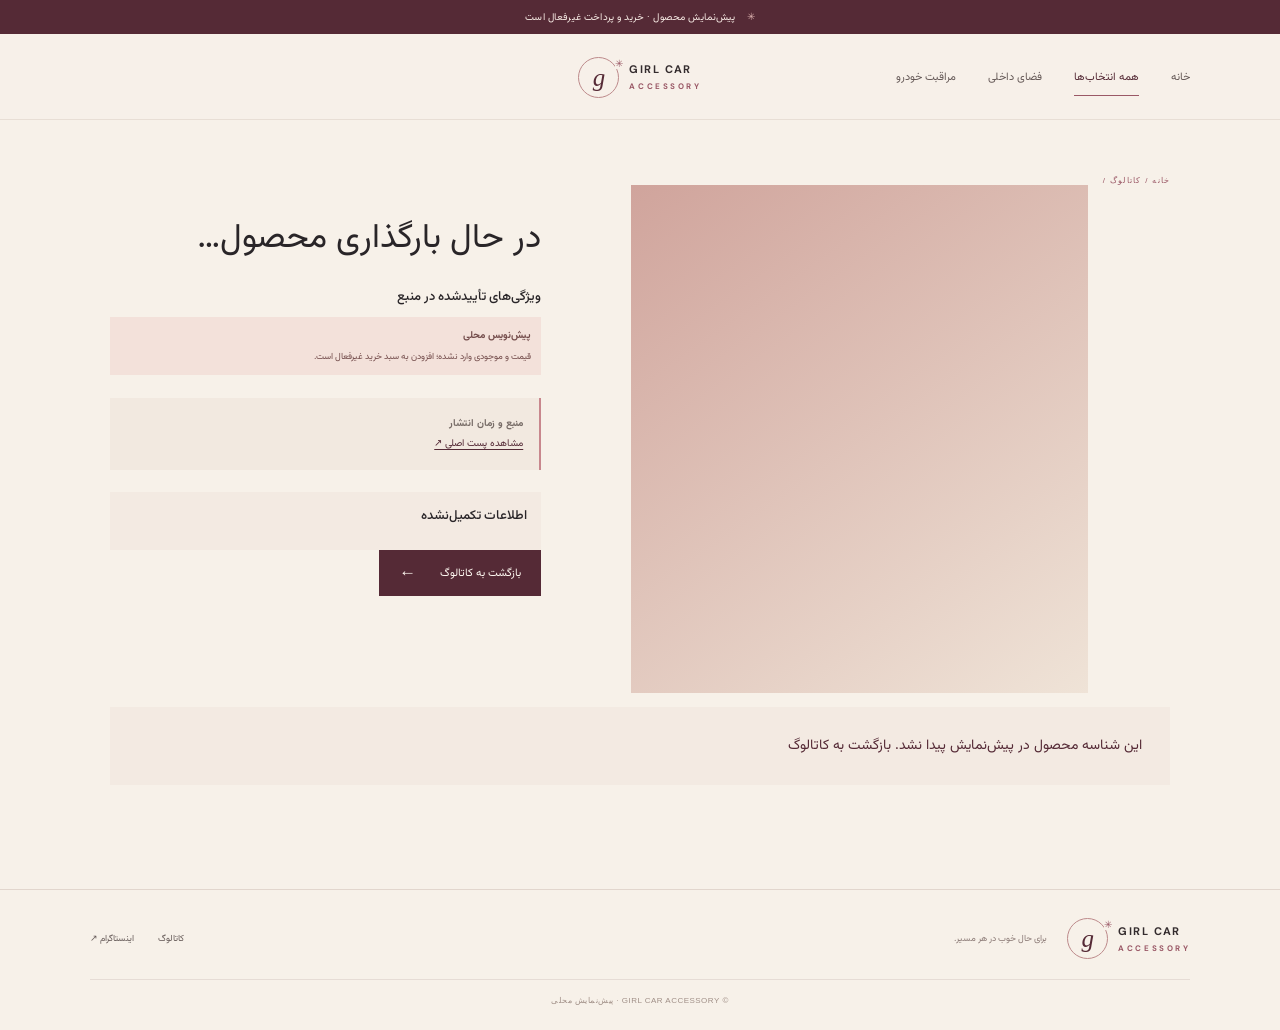
<file: product.html>
<!doctype html>
<html lang="fa" dir="rtl"><head><meta charset="utf-8"><meta name="viewport" content="width=device-width,initial-scale=1"><meta name="theme-color" content="#f7f1e9"><title>جزئیات محصول | Girl Car Accessory</title><link rel="preconnect" href="https://fonts.googleapis.com"><link rel="preconnect" href="https://fonts.gstatic.com" crossorigin><link href="https://fonts.googleapis.com/css2?family=DM+Sans:wght@400;500;600;700&family=Vazirmatn:wght@300;400;500;600;700&display=swap" rel="stylesheet"><link rel="stylesheet" href="styles.css"><link rel="icon" type="image/svg+xml" href="gca-favicon.svg"></head>
<body><div class="announcement"><span class="announcement-mark">✳</span><span>پیش‌نمایش محصول · خرید و پرداخت غیرفعال است</span></div><header class="site-header"><button class="menu-toggle" aria-label="باز کردن منو" aria-expanded="false"><span></span><span></span></button><nav class="main-nav"><a href="index.html">خانه</a><a class="active" href="catalog.html">همه انتخاب‌ها</a><a href="catalog.html?category=interior">فضای داخلی</a><a href="catalog.html?category=car-care">مراقبت خودرو</a></nav><a class="brand" href="index.html"><span class="brand-symbol">g<span>✳</span></span><span class="brand-wordmark">GIRL CAR<small>ACCESSORY</small></span></a><div class="header-tools" aria-hidden="true"></div></header>
<main class="commerce-shell" id="product-root" data-state="loading"><nav class="commerce-kicker" aria-label="مسیر صفحه"><a href="index.html">خانه</a> / <a href="catalog.html">کاتالوگ</a> / <span data-category></span></nav><div class="product-detail-grid"><div class="detail-gallery"><div class="gallery-thumbs" id="product-thumbnails" aria-label="تصاویر محصول"></div><div class="gallery-main" id="product-gallery-main" aria-label="Product photos"></div></div><article class="detail-copy"><span class="detail-category" data-category></span><h1 data-name>در حال بارگذاری محصول…</h1><p class="detail-short" data-short></p><p data-description></p><section class="verified-attributes"><h2>ویژگی‌های تأییدشده در منبع</h2><ul data-attributes></ul></section><aside class="preview-warning"><b>پیش‌نویس محلی</b><span>قیمت و موجودی وارد نشده؛ افزودن به سبد خرید غیرفعال است.</span></aside><section class="detail-source"><b>منبع و زمان انتشار</b><br><a data-source target="_blank" rel="noreferrer">مشاهده پست اصلی ↗</a><br><time data-published></time></section><section class="missing-information"><h2>اطلاعات تکمیل‌نشده</h2><ul data-missing></ul></section><a class="button-primary" href="catalog.html">بازگشت به کاتالوگ <span>←</span></a></article></div><p id="route-error" class="route-error" hidden>این شناسه محصول در پیش‌نمایش پیدا نشد. <a href="catalog.html">بازگشت به کاتالوگ</a></p></main>
<footer class="site-footer"><a class="brand footer-brand" href="index.html"><span class="brand-symbol">g<span>✳</span></span><span class="brand-wordmark">GIRL CAR<small>ACCESSORY</small></span></a><p>برای حال خوب در هر مسیر.</p><div class="footer-links"><a href="catalog.html">کاتالوگ</a><a href="https://www.instagram.com/girl_car_accessory/" target="_blank" rel="noreferrer">اینستاگرام ↗</a></div><small>© GIRL CAR ACCESSORY · پیش‌نمایش محلی</small></footer><script src="script.js" defer></script><script src="storefront-preview.js" defer></script></body></html>
</file>
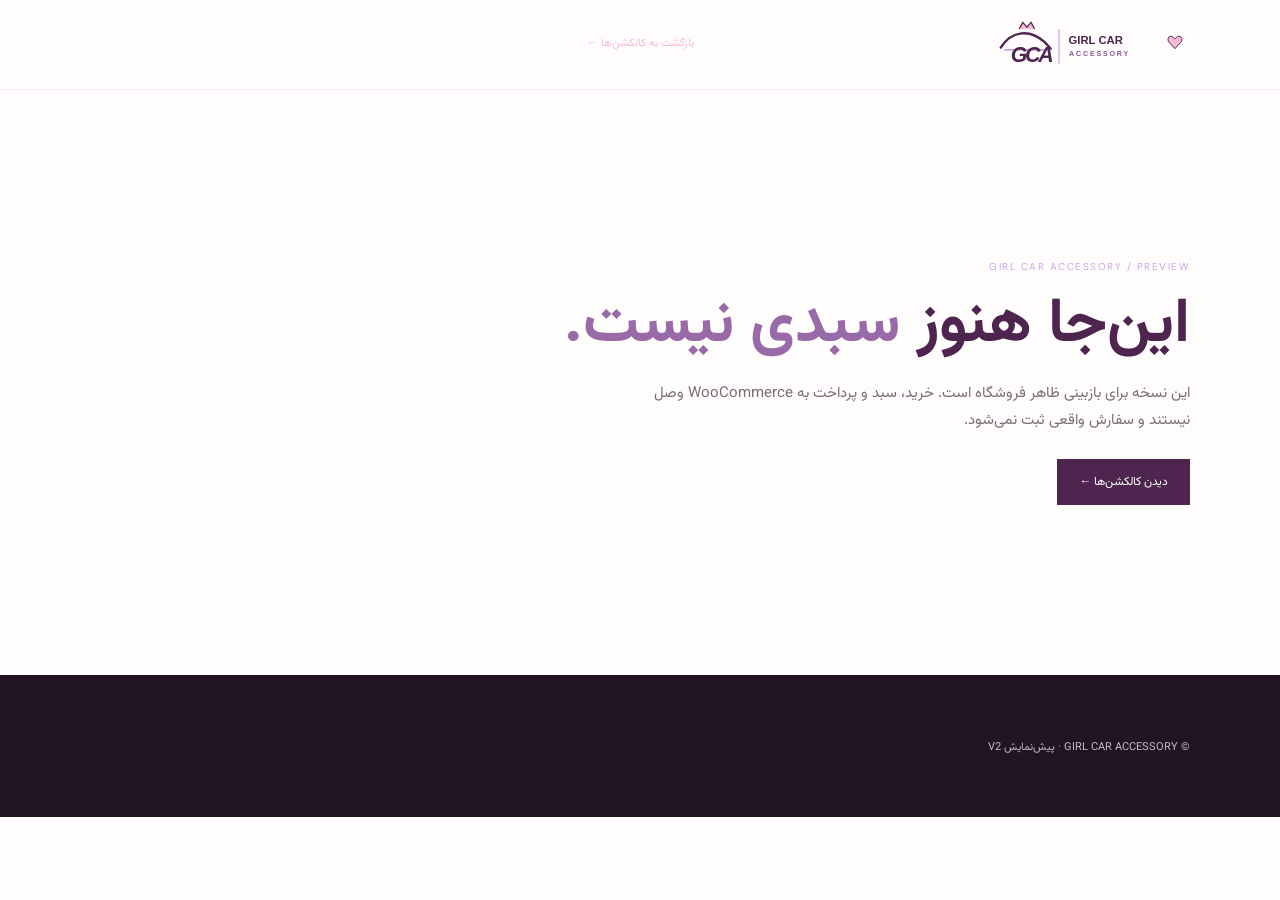
<file: v2/cart.html>
<!doctype html><html lang="fa" dir="rtl"><head><meta charset="utf-8"><meta name="viewport" content="width=device-width,initial-scale=1"><meta name="theme-color" content="#4d254e"><title>پیش‌نمایش سبد | Girl Car Accessory</title><link rel="preconnect" href="https://fonts.googleapis.com"><link rel="preconnect" href="https://fonts.gstatic.com" crossorigin><link href="https://fonts.googleapis.com/css2?family=DM+Sans:wght@400;500;600;700&family=Vazirmatn:wght@300;400;500;600;700&display=swap" rel="stylesheet"><link rel="icon" href="assets/gca-signature.svg" type="image/svg+xml"><link rel="stylesheet" href="styles.css"></head><body><header class="header"><a class="brand" href="index.html"><img src="assets/gca-signature.svg" alt="Girl Car Accessory"></a><a class="text-link" href="catalog.html">بازگشت به کالکشن‌ها ←</a></header><main class="disabled-page section-wrap"><div class="section-index">GIRL CAR ACCESSORY / PREVIEW</div><h1>این‌جا هنوز <em>سبدی نیست.</em></h1><p>این نسخه برای بازبینی ظاهر فروشگاه است. خرید، سبد و پرداخت به WooCommerce وصل نیستند و سفارش واقعی ثبت نمی‌شود.</p><a class="button button-plum" href="catalog.html">دیدن کالکشن‌ها ←</a></main><footer class="footer"><p>© GIRL CAR ACCESSORY · پیش‌نمایش V2</p></footer></body></html>
</file>
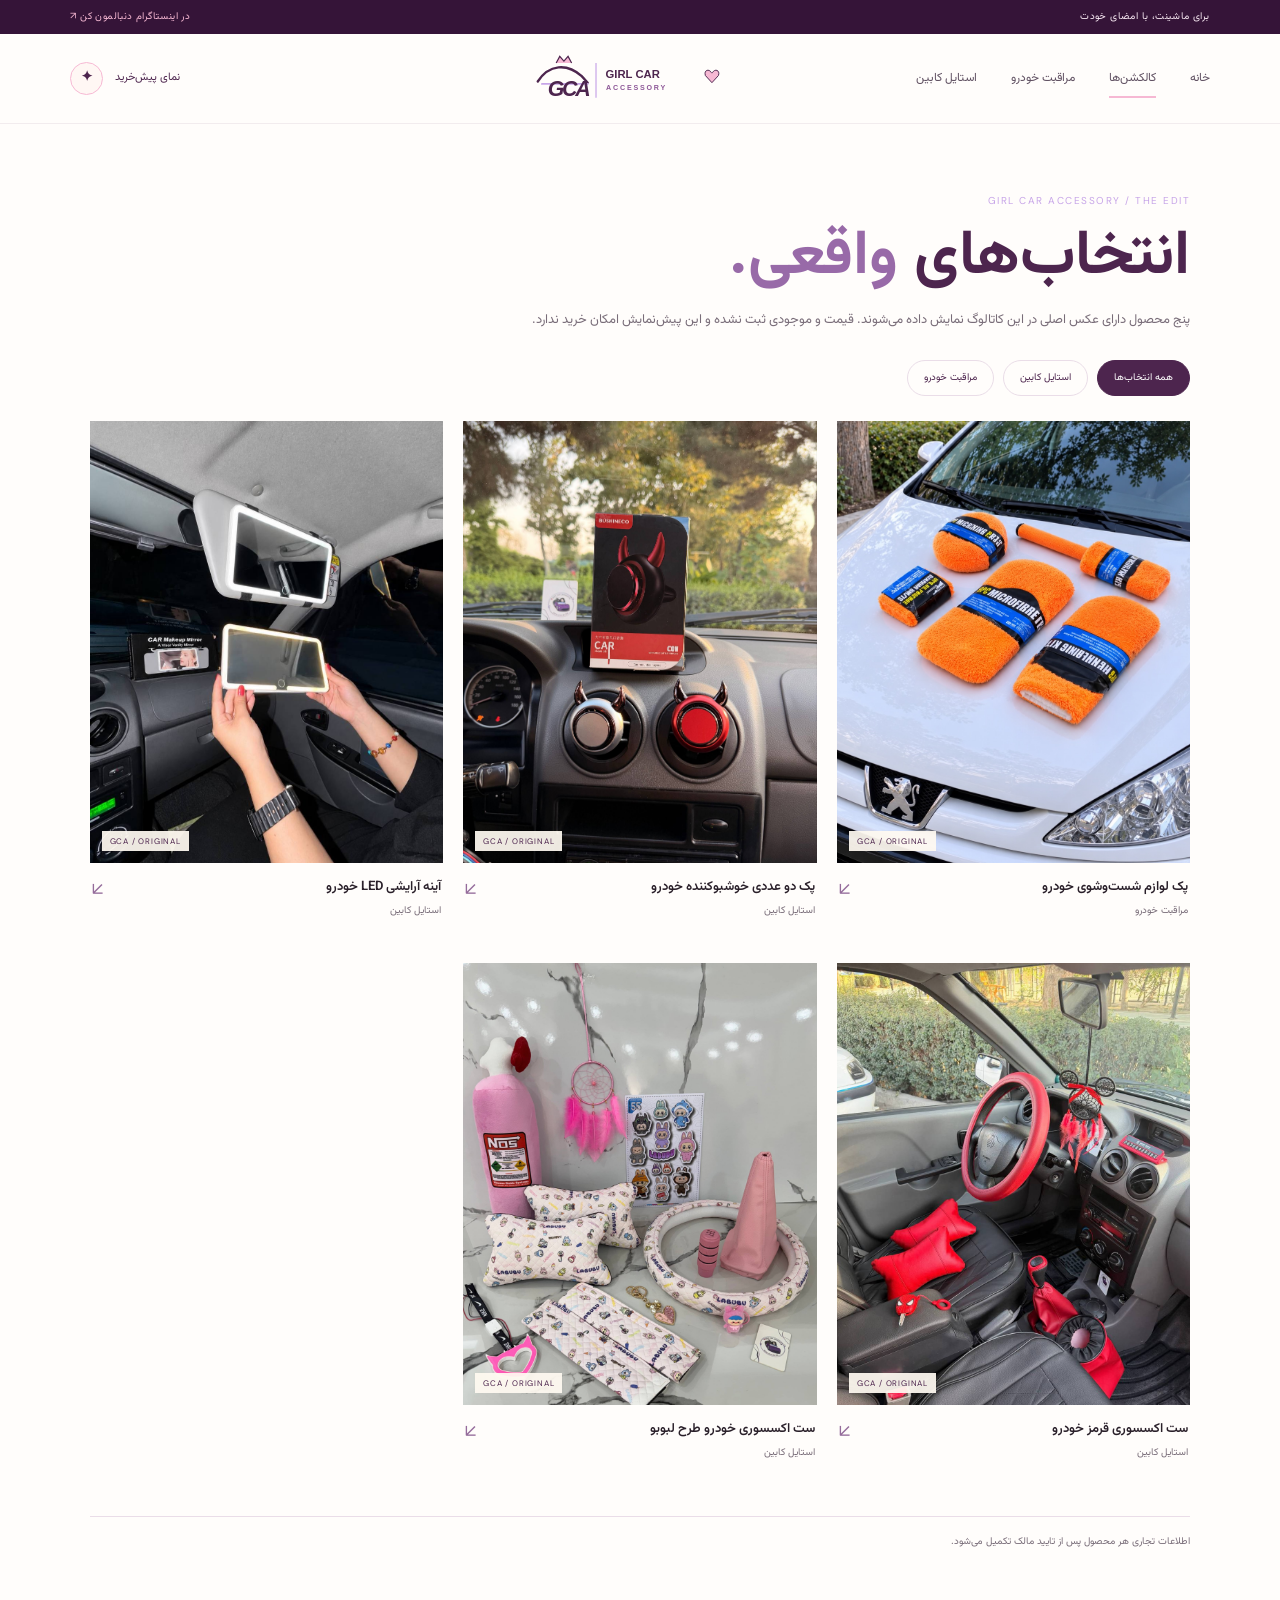
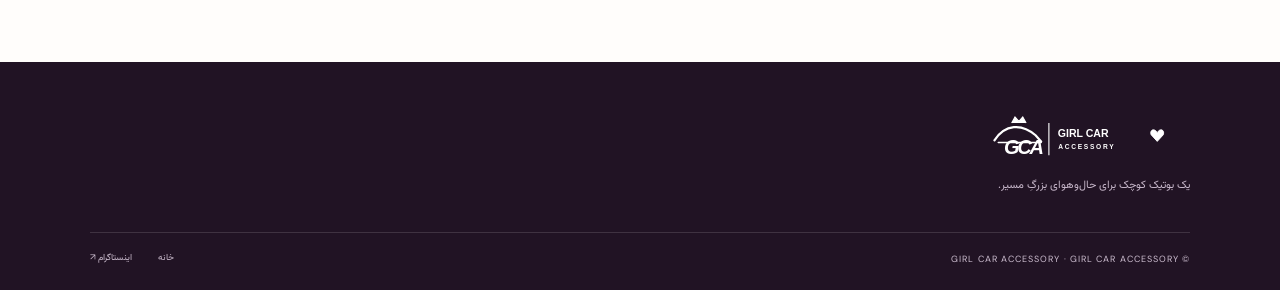
<file: v2/catalog.html>
<!doctype html><html lang="fa" dir="rtl"><head><meta charset="utf-8"><meta name="viewport" content="width=device-width,initial-scale=1"><meta name="theme-color" content="#4d254e"><meta name="description" content="کالکشن‌های واقعی Girl Car Accessory با عکس‌های اصلی محصولات."><title>کالکشن‌ها | Girl Car Accessory</title><link rel="preconnect" href="https://fonts.googleapis.com"><link rel="preconnect" href="https://fonts.gstatic.com" crossorigin><link href="https://fonts.googleapis.com/css2?family=DM+Sans:wght@400;500;600;700;800&family=Vazirmatn:wght@300;400;500;600;700;800&display=swap" rel="stylesheet"><link rel="icon" href="assets/gca-signature.svg" type="image/svg+xml"><link rel="stylesheet" href="styles.css"></head><body data-page="catalog"><div class="topline"><span>برای ماشینت، با امضای خودت</span><a href="https://www.instagram.com/girl_car_accessory/" target="_blank" rel="noreferrer">در اینستاگرام دنبالمون کن ↗</a></div><header class="header"><button class="menu-button" aria-label="باز کردن منو" aria-expanded="false"><span></span><span></span></button><nav class="nav" aria-label="ناوبری اصلی"><a href="index.html">خانه</a><a href="catalog.html" aria-current="page">کالکشن‌ها</a><a href="catalog.html?category=car-care">مراقبت خودرو</a><a href="catalog.html?category=interior">استایل کابین</a></nav><a class="brand" href="index.html"><img src="assets/gca-signature.svg" alt="Girl Car Accessory"></a><a class="bag" href="cart.html"><span>نمای پیش‌خرید</span><b aria-hidden="true">✦</b></a></header><main class="catalog-page section-wrap"><div class="section-index">GIRL CAR ACCESSORY / THE EDIT</div><h1>انتخاب‌های <em>واقعی.</em></h1><p class="catalog-intro">پنج محصول دارای عکس اصلی در این کاتالوگ نمایش داده می‌شوند. قیمت و موجودی ثبت نشده و این پیش‌نمایش امکان خرید ندارد.</p><nav class="filter-pills" aria-label="فیلتر دسته‌بندی"><button data-filter="all" aria-pressed="true">همه انتخاب‌ها</button><button data-filter="interior" aria-pressed="false">استایل کابین</button><button data-filter="car-care" aria-pressed="false">مراقبت خودرو</button></nav><div class="catalog-grid" data-products-grid></div><p class="catalog-footnote">اطلاعات تجاری هر محصول پس از تایید مالک تکمیل می‌شود.</p></main><footer class="footer"><a class="brand" href="index.html"><img src="assets/gca-signature.svg" alt="Girl Car Accessory"></a><p>یک بوتیک کوچک برای حال‌وهوای بزرگِ مسیر.</p><div class="footer-bottom"><span>© GIRL CAR ACCESSORY · GIRL CAR ACCESSORY</span><a href="index.html">خانه</a><a href="https://www.instagram.com/girl_car_accessory/" target="_blank" rel="noreferrer">اینستاگرام ↗</a></div></footer><script src="app.js" defer></script></body></html>
</file>
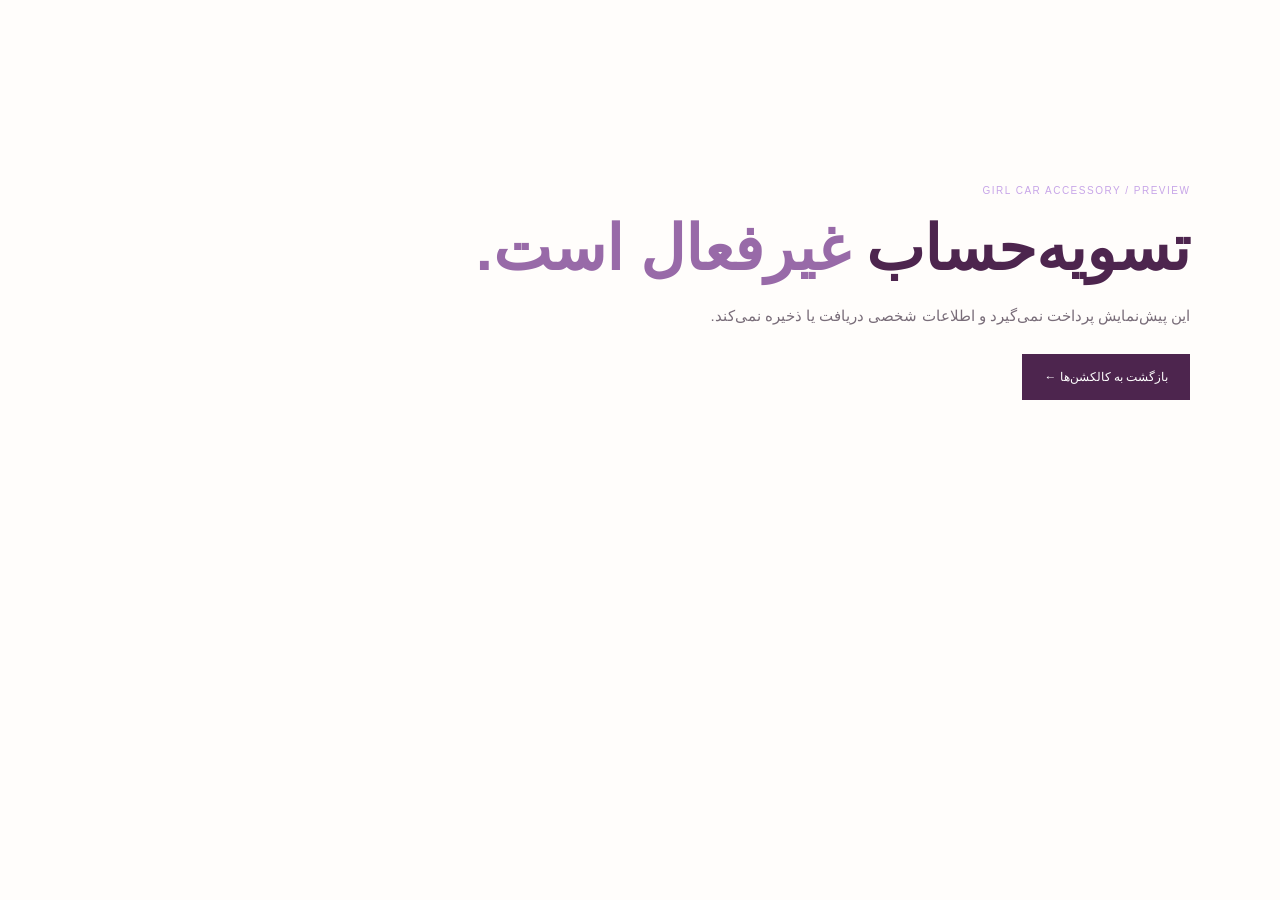
<file: v2/checkout.html>
<!doctype html><html lang="fa" dir="rtl"><head><meta charset="utf-8"><meta name="viewport" content="width=device-width,initial-scale=1"><meta name="theme-color" content="#4d254e"><title>تسویه غیرفعال | Girl Car Accessory</title><link rel="stylesheet" href="styles.css"></head><body><main class="disabled-page section-wrap"><div class="section-index">GIRL CAR ACCESSORY / PREVIEW</div><h1>تسویه‌حساب <em>غیرفعال است.</em></h1><p>این پیش‌نمایش پرداخت نمی‌گیرد و اطلاعات شخصی دریافت یا ذخیره نمی‌کند.</p><a class="button button-plum" href="catalog.html">بازگشت به کالکشن‌ها ←</a></main></body></html>
</file>
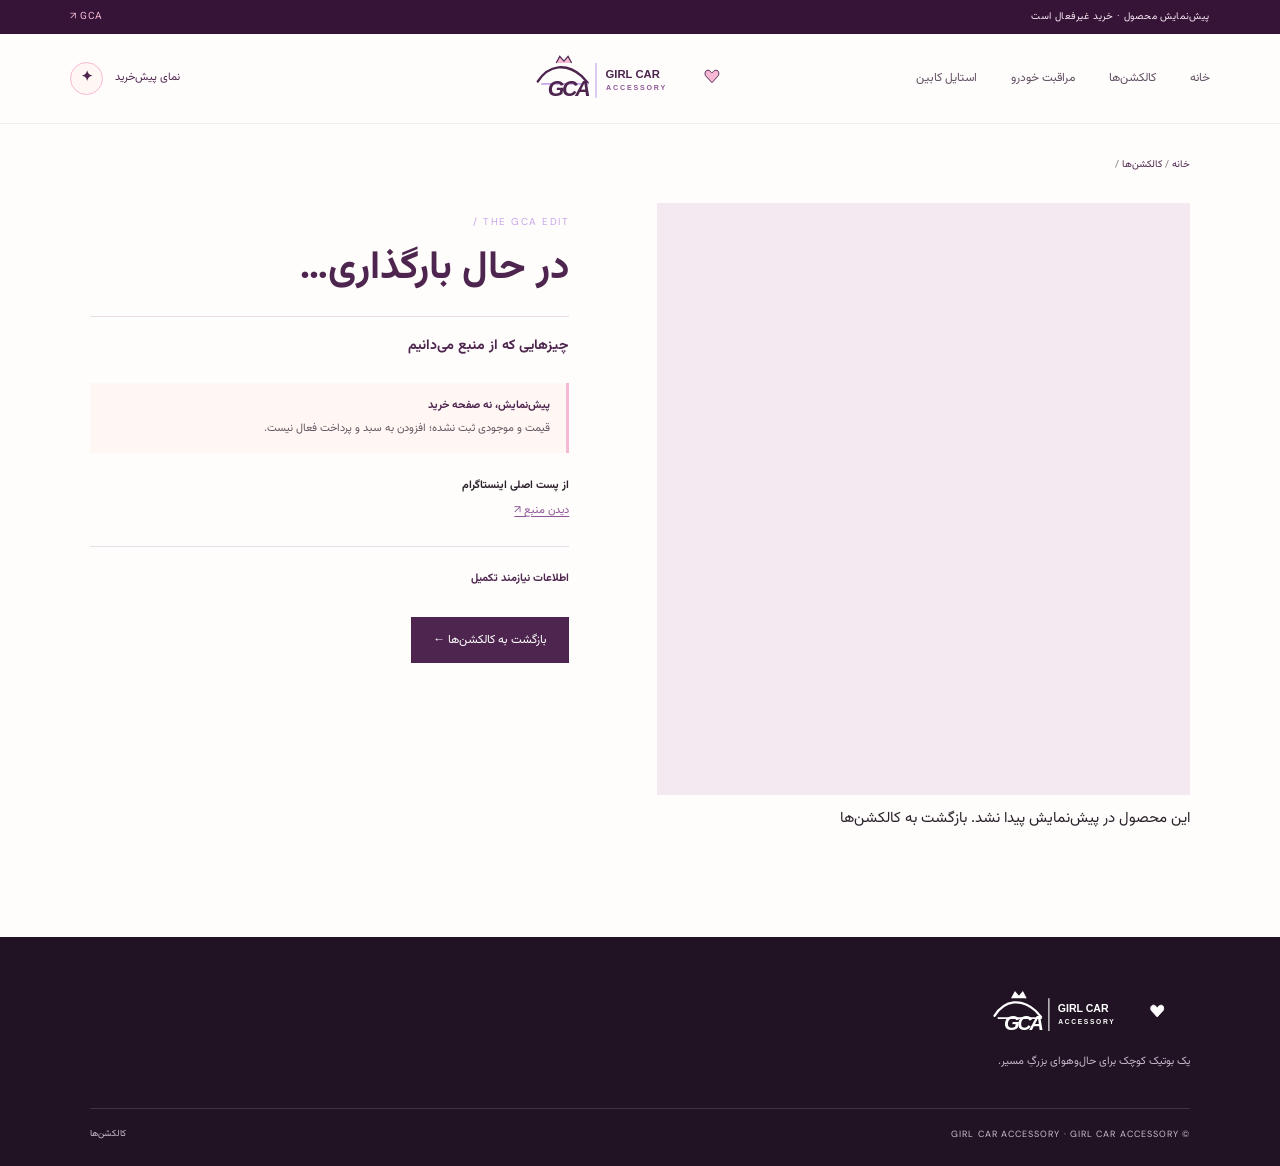
<file: v2/product.html>
<!doctype html><html lang="fa" dir="rtl"><head><meta charset="utf-8"><meta name="viewport" content="width=device-width,initial-scale=1"><meta name="theme-color" content="#4d254e"><title>جزئیات محصول | Girl Car Accessory</title><link rel="preconnect" href="https://fonts.googleapis.com"><link rel="preconnect" href="https://fonts.gstatic.com" crossorigin><link href="https://fonts.googleapis.com/css2?family=DM+Sans:wght@400;500;600;700;800&family=Vazirmatn:wght@300;400;500;600;700;800&display=swap" rel="stylesheet"><link rel="icon" href="assets/gca-signature.svg" type="image/svg+xml"><link rel="stylesheet" href="styles.css"></head><body data-page="product"><div class="topline"><span>پیش‌نمایش محصول · خرید غیرفعال است</span><a href="https://www.instagram.com/girl_car_accessory/" target="_blank" rel="noreferrer">GCA ↗</a></div><header class="header"><button class="menu-button" aria-label="باز کردن منو" aria-expanded="false"><span></span><span></span></button><nav class="nav" aria-label="ناوبری اصلی"><a href="index.html">خانه</a><a href="catalog.html">کالکشن‌ها</a><a href="catalog.html?category=car-care">مراقبت خودرو</a><a href="catalog.html?category=interior">استایل کابین</a></nav><a class="brand" href="index.html"><img src="assets/gca-signature.svg" alt="Girl Car Accessory"></a><a class="bag" href="cart.html"><span>نمای پیش‌خرید</span><b aria-hidden="true">✦</b></a></header><main class="product-page section-wrap" id="product-root" data-state="loading"><div class="product-crumb"><a href="index.html">خانه</a> / <a href="catalog.html">کالکشن‌ها</a> / <span data-category></span></div><div class="product-layout"><section class="product-gallery"><div class="gallery-main" data-gallery-main></div><div class="gallery-thumbs" data-gallery-thumbs></div></section><article class="product-copy"><div class="section-index">THE GCA EDIT / <span data-category></span></div><h1 data-name>در حال بارگذاری…</h1><p class="product-short" data-short></p><p class="product-description" data-description></p><div class="attribute-box"><h2>چیزهایی که از منبع می‌دانیم</h2><ul data-attributes></ul></div><aside class="preview-notice"><b>پیش‌نمایش، نه صفحه خرید</b><span>قیمت و موجودی ثبت نشده؛ افزودن به سبد و پرداخت فعال نیست.</span></aside><div class="source-box"><b>از پست اصلی اینستاگرام</b><a data-source target="_blank" rel="noreferrer">دیدن منبع ↗</a><time data-published></time></div><div class="missing-box"><b>اطلاعات نیازمند تکمیل</b><ul data-missing></ul></div><a class="button button-plum" href="catalog.html">بازگشت به کالکشن‌ها ←</a></article></div><p data-not-found hidden>این محصول در پیش‌نمایش پیدا نشد. <a href="catalog.html">بازگشت به کالکشن‌ها</a></p></main><footer class="footer"><a class="brand" href="index.html"><img src="assets/gca-signature.svg" alt="Girl Car Accessory"></a><p>یک بوتیک کوچک برای حال‌وهوای بزرگِ مسیر.</p><div class="footer-bottom"><span>© GIRL CAR ACCESSORY · GIRL CAR ACCESSORY</span><a href="catalog.html">کالکشن‌ها</a></div></footer><script src="app.js" defer></script></body></html>
</file>
<file: styles.css>
@charset "UTF-8";
:root{--paper:#f7f1e9;--ivory:#fffaf4;--cream:#efe4d9;--rose:#c8878d;--rose-dark:#9a5866;--burgundy:#552a36;--ink:#292528;--muted:#786d6a;--line:#dfd3c9;--serif:"DM Sans","Vazirmatn",sans-serif;--fa:"Vazirmatn",Tahoma,sans-serif;--shadow:0 22px 70px #4c30351c}
*{box-sizing:border-box}html{scroll-behavior:smooth}body{margin:0;background:var(--paper);color:var(--ink);font-family:var(--fa);font-size:14px;font-weight:400;-webkit-font-smoothing:antialiased}a{color:inherit;text-decoration:none}button{font:inherit}img{max-width:100%;display:block}::selection{background:#d8adb0;color:var(--burgundy)}
.announcement{height:34px;background:var(--burgundy);color:#f8ece6;display:flex;align-items:center;justify-content:center;gap:11px;font-size:10px;letter-spacing:.015em}.announcement-mark{color:#dcb2af}.announcement a{position:absolute;left:clamp(18px,5vw,72px);font-size:9px;color:#e3c7c2}.announcement a b{font-family:Arial,sans-serif;margin-right:5px}
.site-header{height:86px;padding:0 clamp(24px,7vw,104px);display:grid;grid-template-columns:1fr auto 1fr;align-items:center;border-bottom:1px solid #e8ded5;background:#f7f1e9f2;position:relative;z-index:10}.main-nav{display:flex;align-items:center;gap:32px;color:#655957;font-size:11px}.main-nav a{height:86px;display:grid;align-items:center;position:relative;transition:color .2s}.main-nav a:after{content:"";position:absolute;bottom:24px;right:0;width:0;height:1px;background:var(--rose-dark);transition:width .25s}.main-nav a:hover,.main-nav a.active{color:var(--burgundy)}.main-nav a:hover:after,.main-nav a.active:after{width:100%}.brand{display:flex;direction:ltr;align-items:center;gap:10px;justify-self:center;white-space:nowrap}.brand-symbol{width:41px;height:41px;border:1px solid #bd8a8b;border-radius:50%;display:grid;place-items:center;color:var(--burgundy);font:italic 25px/1 Georgia,serif;position:relative}.brand-symbol>span{position:absolute;font:10px Georgia;right:-5px;top:0;color:var(--rose-dark);background:var(--paper)}.brand-wordmark{font:700 11px/1.25 var(--serif);letter-spacing:.13em;color:#342c2e}.brand-wordmark small{display:block;font-size:8px;letter-spacing:.32em;color:var(--rose-dark);margin-top:4px}.header-tools{display:flex;align-items:center;justify-self:end;gap:24px;font-size:10px;color:#51494a}.search-link{font:26px/1 Georgia;color:var(--burgundy);transform:rotate(-15deg)}.bag-link{display:flex;align-items:center;gap:9px}.bag-count{width:20px;height:20px;border:1px solid var(--line);border-radius:50%;display:grid;place-items:center;font:9px Arial;color:var(--burgundy)}.menu-toggle{display:none}
.hero{min-height:590px;position:relative;overflow:hidden;display:grid;grid-template-columns:minmax(0,1fr) minmax(370px,.95fr);align-items:center;gap:5vw;padding:56px clamp(42px,12vw,174px) 70px}.hero-copy{position:relative;z-index:2;max-width:500px}.eyebrow{display:flex;align-items:center;gap:10px;color:var(--rose-dark);font-size:10px;letter-spacing:.015em}.eyebrow-rule{height:1px;width:28px;background:var(--rose-dark)}.hero h1{font-size:clamp(58px,7vw,91px);line-height:1.23;letter-spacing:-.065em;font-weight:500;margin:24px 0 12px}.hero h1 em,.story h2 em{font-style:normal;color:var(--rose-dark);font-weight:400}.hero-copy>p{max-width:430px;color:#776d69;line-height:2.25;font-size:13px;margin:0}.hero-actions{display:flex;align-items:center;gap:25px;margin-top:27px}.button-primary{display:inline-flex;align-items:center;justify-content:center;gap:24px;padding:13px 20px;background:var(--burgundy);color:#fff9f2;font-size:11px;transition:background .2s,transform .2s}.button-primary:hover{background:#784453;transform:translateY(-2px)}.button-primary span,.button-light span{font:17px Arial,sans-serif}.quiet-link,.text-arrow{font-size:11px;color:#5f5351}.quiet-link span{margin-right:8px;color:var(--rose-dark)}.hero-footnote{display:flex;align-items:center;gap:11px;margin-top:57px;color:#93827b;font-size:9px}.hero-footnote span{width:34px;height:1px;background:#bd9691}.hero-visual{height:435px;max-width:510px;width:100%;position:relative;justify-self:center}.hero-photo-frame{position:absolute;inset:24px 28px 16px 48px;background:#e4c9c1;box-shadow:var(--shadow);overflow:hidden}.hero-photo-frame:before{content:"";position:absolute;inset:12px;border:1px solid #fff9;z-index:2;pointer-events:none}.hero-photo-frame img{width:100%;height:100%;object-fit:cover;object-position:center;filter:saturate(.84)}.photo-fallback{position:absolute;inset:0;background:radial-gradient(circle at 70% 24%,#f4e2c8 0 13%,transparent 13.5%),linear-gradient(140deg,#bd7f87,#e5bcb3 48%,#ecd9c8);color:#fffaf3;display:flex;flex-direction:column;justify-content:center;align-items:center;gap:12px;font-size:13px}.photo-fallback[hidden]{display:none}.photo-fallback small{font-size:9px;color:#fff2e7}.fallback-spark{font-size:44px}.frame-label{position:absolute;z-index:3;direction:ltr;color:#fff7ee;font:8px var(--serif);letter-spacing:.18em;text-shadow:0 1px 4px #34242b66}.label-top{top:34px;left:28px}.label-bottom{bottom:31px;right:28px}.visual-note{position:absolute;right:-2px;bottom:2px;width:150px;height:93px;background:var(--ivory);box-shadow:0 10px 30px #503b3414;display:grid;grid-template-columns:34px 1fr;align-items:center;gap:8px;padding:14px;font-size:10px;line-height:1.8}.note-number{color:var(--rose-dark);font:11px Georgia}.visual-note i{position:absolute;width:26px;height:1px;background:#c79596;left:14px;bottom:19px}.hero-seal{position:absolute;top:-9px;left:2px;width:107px;height:107px;border:1px solid #bd8d89;border-radius:50%;display:flex;flex-direction:column;align-items:center;justify-content:center;color:var(--burgundy);background:var(--paper);transform:rotate(-10deg)}.hero-seal span{font:15px Georgia;letter-spacing:.2em}.hero-seal b{font-size:13px;color:var(--rose-dark);font-weight:400}.hero-seal small{font:6px Arial;letter-spacing:.13em;margin-top:4px;direction:ltr}.hero-orbit{position:absolute;border:1px solid #d8c7bc;border-radius:50%;pointer-events:none}.orbit-one{width:510px;height:510px;right:-150px;top:32px;opacity:.46}.orbit-two{width:570px;height:570px;right:-182px;top:2px;opacity:.27}.hero-index{position:absolute;bottom:24px;left:clamp(30px,7vw,100px);display:flex;align-items:center;gap:10px;color:#a4948c;font:9px Arial;direction:ltr}.hero-index b{color:var(--rose-dark);font-weight:500}.hero-index span{height:1px;width:42px;background:#c8b4aa}
.brand-strip{min-height:47px;background:#e9d8d0;display:flex;align-items:center;justify-content:center;gap:clamp(18px,5vw,70px);white-space:nowrap;overflow:hidden;color:#6e5754;font-size:10px}.brand-strip i{font-style:normal;color:var(--rose-dark);font-size:13px}
.section-shell{padding-left:clamp(25px,12vw,174px);padding-right:clamp(25px,12vw,174px)}.story{padding-top:95px;padding-bottom:108px}.section-meta{display:flex;justify-content:space-between;align-items:center;color:#a1867f;font:8px Arial,sans-serif;letter-spacing:.16em}.section-meta span:last-child{font:10px var(--fa);letter-spacing:0;color:#8b7772}.story-grid{display:grid;grid-template-columns:1fr .8fr;align-items:center;gap:9vw;margin-top:33px}.story h2{font-size:clamp(35px,4.4vw,55px);line-height:1.6;font-weight:400;letter-spacing:-.035em;margin:0}.story-copy p{font-size:12px;line-height:2.45;color:#746a68;margin:0 0 22px}.text-arrow{display:inline-flex;align-items:center;gap:16px;border-bottom:1px solid #cba9a4;padding-bottom:8px;transition:gap .2s}.text-arrow:hover{gap:23px}.text-arrow span{font:17px Arial;color:var(--rose-dark)}
.edit-section{padding-top:61px;padding-bottom:88px;background:#f1e8df}.section-heading{display:flex;align-items:end;justify-content:space-between;margin-bottom:26px}.section-heading h2{font-size:35px;font-weight:400;margin:12px 0 0;letter-spacing:-.03em}.section-heading>.text-arrow{margin-bottom:6px}.product-grid{display:grid;grid-template-columns:repeat(4,minmax(0,1fr));gap:18px}.product-card{min-width:0;display:block}.product-art{height:auto;aspect-ratio:.78;position:relative;overflow:hidden;display:grid;place-items:center;transition:transform .35s,box-shadow .35s}.product-card:hover .product-art{transform:translateY(-5px);box-shadow:var(--shadow)}.product-art:before,.product-art:after{content:"";position:absolute;border:1px solid #ffffff70;border-radius:50%;width:76%;aspect-ratio:1}.product-art:after{width:55%;opacity:.7}.art-wash{background:linear-gradient(145deg,#a9666c,#d29c96 47%,#ecd8c6)}.art-mirror{background:linear-gradient(145deg,#dfcbc1,#efe4d8 46%,#bb8b89)}.art-charm{background:linear-gradient(140deg,#682e3e,#ad6975 55%,#e0b9ac)}.art-wheel{background:linear-gradient(145deg,#d9c2b7,#eee4d9 50%,#bc8888)}.art-glyph{font-size:74px;color:#fff4e8;line-height:1;z-index:1;text-shadow:0 6px 24px #52343a40}.art-mirror .art-glyph{font-size:106px;font-weight:200}.art-charm .art-glyph{font-size:59px}.art-wheel .art-glyph{font-size:84px}.source-stamp{position:absolute;z-index:2;top:13px;right:13px;background:#fffaf0e8;padding:6px 9px;color:#6b4d50;font-size:8px}.art-caption{position:absolute;z-index:2;bottom:18px;left:10px;right:10px;text-align:center;direction:ltr;font:7px Arial;letter-spacing:.18em;color:#fff5ed;text-shadow:0 1px 4px #3f252844}.product-info{display:flex;align-items:start;justify-content:space-between;gap:8px;padding:14px 1px 0}.product-info h3{font-size:12px;font-weight:500;margin:0 0 7px}.product-info p{font-size:9px;color:#8c7b77;margin:0}.card-arrow{font:16px Arial;color:var(--rose-dark);padding:3px}.preview-note{margin:32px 0 0;font-size:9px;color:#776d68;line-height:1.9;display:flex;align-items:start;gap:8px}.preview-note span{color:var(--rose-dark)}
.editorial-banner{position:relative;overflow:hidden;min-height:380px;background:var(--burgundy);color:#fff8f0;margin:0 clamp(14px,5vw,72px);padding:61px clamp(35px,12vw,172px);display:flex;align-items:center}.banner-outline{position:absolute;left:-70px;top:-145px;width:530px;height:530px;border:1px solid #e5c8c536;border-radius:50%;box-shadow:0 0 0 33px #e5c8c50b,0 0 0 75px #e5c8c509,0 0 0 125px #e5c8c507}.banner-outline:before,.banner-outline:after{content:"";position:absolute;border:1px solid #e5c8c529;border-radius:50%;inset:55px}.banner-outline:after{inset:112px}.banner-copy{position:relative;z-index:1}.banner-kicker{font:8px Arial;letter-spacing:.17em;color:#e0b4ad}.banner-copy h2{font-size:47px;line-height:1.4;font-weight:400;margin:13px 0 5px}.banner-copy p{font-size:11px;color:#e4cfca;margin:0 0 21px}.button-light{background:var(--ivory);color:var(--burgundy);padding:11px 16px;display:inline-flex;align-items:center;gap:17px;font-size:10px}.banner-side-note{position:absolute;left:12%;bottom:50px;writing-mode:vertical-rl;direction:ltr;font:7px Arial;letter-spacing:.2em;color:#dbb6ae;display:flex;align-items:center;gap:17px}.banner-side-note b{font:15px var(--fa)}
.newsletter{padding-top:74px;padding-bottom:75px;display:flex;align-items:center;justify-content:space-between;gap:22px}.newsletter .eyebrow{font:8px Arial;letter-spacing:.15em}.newsletter h2{font-size:27px;font-weight:400;margin:10px 0 3px}.newsletter p{margin:0;color:#837672;font-size:10px}.newsletter .button-primary{flex:none}
.site-footer{padding:28px clamp(25px,7vw,104px) 25px;display:grid;grid-template-columns:auto 1fr auto;align-items:center;gap:20px;border-top:1px solid #e2d6cd}.footer-brand{justify-self:start}.site-footer>p{font-size:9px;color:#8c7b77;margin:0}.footer-links{display:flex;gap:24px;font-size:9px;color:#665b59}.site-footer>small{grid-column:1/-1;border-top:1px solid #e6dcd5;padding-top:16px;text-align:center;color:#a08f87;font:8px Arial;letter-spacing:.06em}
/* The following page shells are shared with the catalog, detail, cart and checkout previews. */
.commerce-shell{max-width:1240px;margin:auto;padding:56px clamp(20px,7vw,90px) 90px}.commerce-kicker{font:8px Arial;letter-spacing:.16em;color:var(--rose-dark)}.commerce-title{font-size:clamp(32px,4vw,50px);font-weight:400;margin:10px 0 8px}.commerce-intro{color:var(--muted);font-size:12px;line-height:2}.commerce-toolbar{display:flex;align-items:center;justify-content:space-between;border-bottom:1px solid var(--line);padding:18px 0;margin:27px 0}.filter-pills{display:flex;gap:8px;flex-wrap:wrap}.filter-pills a,.filter-pills button{border:1px solid var(--line);background:transparent;padding:8px 13px;color:#6c605e;font-size:9px;cursor:pointer}.filter-pills .selected{background:var(--burgundy);border-color:var(--burgundy);color:white}.sort-select{background:transparent;border:0;color:#625957;font:10px var(--fa)}.catalog-grid{display:grid;grid-template-columns:repeat(3,minmax(0,1fr));gap:34px 20px}.product-detail-grid{display:grid;grid-template-columns:1fr .8fr;gap:7vw;align-items:start}.detail-gallery{display:grid;grid-template-columns:70px 1fr;gap:12px}.gallery-thumbs{display:flex;flex-direction:column;gap:10px}.gallery-thumb{aspect-ratio:1;background:var(--cream);border:1px solid var(--line)}.gallery-main{aspect-ratio:.9;background:linear-gradient(145deg,#d0a49c,#efe3d7);display:grid;place-items:center;color:white;font-size:65px;position:relative}.gallery-main:after{content:"تصویر محصول در انتظار فایل مرجع";position:absolute;bottom:14px;right:14px;left:14px;background:#fffaf0e8;color:#655256;text-align:center;font-size:9px;padding:9px}.detail-copy{padding-top:15px}.detail-copy h1{font-size:34px;font-weight:400;margin:12px 0}.detail-category{font-size:10px;color:var(--rose-dark)}.detail-copy p{font-size:12px;line-height:2.3;color:#746967}.detail-source{margin-top:23px;padding:16px;border-right:2px solid var(--rose);background:#f2e9e0;font-size:10px;line-height:2;color:#776c67}.detail-placeholder{font-size:9px;color:#987e79;margin-top:15px}
.cart-layout,.checkout-layout{display:grid;grid-template-columns:1.4fr .8fr;gap:45px;align-items:start}.cart-empty,.checkout-preview{border:1px solid var(--line);padding:30px;background:#fbf7f1}.cart-empty-mark{font-size:35px;color:var(--rose-dark)}.cart-empty h2,.checkout-preview h2{font-size:20px;font-weight:400}.cart-empty p,.checkout-preview p{font-size:11px;color:#7d716e;line-height:2}.summary-card{background:#f0e6dd;padding:23px}.summary-card h3{font-size:15px;font-weight:500;margin:0 0 16px}.summary-row{display:flex;justify-content:space-between;border-bottom:1px solid #ddcec4;padding:12px 0;font-size:10px;color:#736763}.summary-card .button-primary{width:100%;margin-top:18px;border:0}.summary-note{font-size:9px;color:#847772;line-height:1.9}.checkout-fields{display:grid;grid-template-columns:1fr 1fr;gap:14px}.checkout-fields label{display:grid;gap:7px;font-size:9px;color:#726764}.checkout-fields label.wide{grid-column:1/-1}.checkout-fields input,.checkout-fields select,.checkout-fields textarea{border:1px solid var(--line);background:#fffaf5;padding:11px;font:11px var(--fa);min-width:0}.preview-warning{padding:10px;background:#f3e1da;color:#734c4b;font-size:9px;line-height:1.8}
@media(max-width:900px){.site-header{padding:0 32px}.main-nav{gap:18px}.hero{padding-right:7vw;padding-left:7vw;gap:3vw}.hero-visual{height:380px}.section-shell{padding-right:7vw;padding-left:7vw}.product-grid{grid-template-columns:repeat(2,minmax(0,1fr));gap:26px 16px}.catalog-grid{grid-template-columns:repeat(2,minmax(0,1fr))}.section-heading h2{font-size:30px}}
@media(max-width:600px){.announcement{height:31px;font-size:8px;gap:6px}.announcement a{display:none}.site-header{height:68px;padding:0 18px;grid-template-columns:32px 1fr 78px}.menu-toggle{display:flex;width:28px;height:28px;border:0;background:none;padding:4px;flex-direction:column;justify-content:center;gap:5px}.menu-toggle span{height:1px;background:var(--ink);width:19px}.brand{grid-column:2;gap:7px}.brand-symbol{width:34px;height:34px;font-size:21px}.brand-wordmark{font-size:9px}.brand-wordmark small{font-size:7px}.main-nav{display:none;position:absolute;top:68px;right:0;left:0;height:auto;background:var(--ivory);padding:11px 22px 18px;box-shadow:0 15px 20px #302b2a18;flex-direction:column;gap:0}.main-nav.open{display:flex}.main-nav a{height:auto;padding:12px 0;border-bottom:1px solid #eee4db}.main-nav a:after{display:none}.header-tools{gap:13px}.search-link{font-size:21px}.bag-link{font-size:0}.bag-count{font-size:9px}.hero{min-height:0;padding:37px 22px 48px;grid-template-columns:1fr;gap:25px}.hero-copy{order:0}.hero h1{font-size:58px;margin:17px 0 7px;line-height:1.25}.hero-copy>p{font-size:11px;line-height:2.2;max-width:350px}.hero-actions{margin-top:20px;gap:19px}.button-primary{padding:12px 15px;font-size:10px;gap:16px}.quiet-link{font-size:10px}.hero-footnote{margin-top:25px;font-size:8px}.hero-visual{order:1;height:auto;aspect-ratio:1.12;width:91%;margin:0 auto}.hero-photo-frame{inset:15px 17px 11px 28px}.hero-photo-frame:before{inset:8px}.hero-seal{width:75px;height:75px;top:0;left:0}.hero-seal span{font-size:12px}.hero-seal b{font-size:10px}.hero-seal small{font-size:5px}.visual-note{width:116px;height:71px;font-size:8px;grid-template-columns:24px 1fr;padding:10px;right:-5px;bottom:-1px}.note-number{font-size:9px}.visual-note i{bottom:13px}.frame-label{font-size:6px}.label-top{top:23px;left:18px}.label-bottom{bottom:20px;right:17px}.hero-orbit{display:none}.hero-index{bottom:17px;left:22px;font-size:8px}.brand-strip{height:39px;min-height:39px;justify-content:flex-start;padding-right:20px;gap:19px;font-size:8px}.brand-strip span:nth-last-child(-n+2){display:none}.story{padding-top:62px;padding-bottom:69px}.section-meta{font-size:7px}.section-meta span:last-child{font-size:8px}.story-grid{grid-template-columns:1fr;gap:12px;margin-top:20px}.story h2{font-size:35px;line-height:1.55}.story-copy p{font-size:10px;line-height:2.3;margin-bottom:16px}.text-arrow{font-size:9px}.edit-section{padding-top:43px;padding-bottom:56px}.section-heading{margin-bottom:18px}.section-heading h2{font-size:27px;margin-top:8px}.section-heading .text-arrow{font-size:9px}.product-grid{gap:23px 10px}.product-art{aspect-ratio:.73}.source-stamp{top:8px;right:8px;font-size:7px;padding:5px 6px}.art-glyph{font-size:55px}.art-mirror .art-glyph{font-size:80px}.art-charm .art-glyph{font-size:48px}.art-wheel .art-glyph{font-size:66px}.art-caption{font-size:6px;letter-spacing:.12em;bottom:12px}.product-info{padding-top:10px}.product-info h3{font-size:10px;line-height:1.8;margin-bottom:3px}.product-info p{font-size:8px;line-height:1.8}.card-arrow{font-size:13px}.preview-note{font-size:8px;margin-top:23px;line-height:2}.editorial-banner{min-height:310px;margin:0 10px;padding:43px 27px}.banner-outline{width:330px;height:330px;left:-100px;top:-89px;box-shadow:0 0 0 22px #e5c8c50b,0 0 0 52px #e5c8c509}.banner-copy h2{font-size:37px}.banner-copy p{font-size:9px;max-width:250px;line-height:2}.banner-side-note{left:13px;bottom:25px;font-size:5px}.newsletter{padding-top:48px;padding-bottom:50px;align-items:flex-start;flex-direction:column}.newsletter h2{font-size:22px}.newsletter p{font-size:9px}.site-footer{grid-template-columns:1fr auto;padding:23px 20px 18px;gap:12px}.site-footer>p{grid-column:1/-1;grid-row:2}.footer-links{grid-column:1/-1;justify-content:space-between;gap:12px;font-size:8px}.site-footer>small{font-size:7px;padding-top:12px}.commerce-shell{padding:35px 18px 60px}.commerce-title{font-size:31px}.commerce-intro{font-size:10px}.commerce-toolbar{align-items:start;gap:14px;flex-direction:column}.filter-pills{gap:6px}.catalog-grid{grid-template-columns:repeat(2,minmax(0,1fr));gap:23px 10px}.product-detail-grid{grid-template-columns:1fr;gap:22px}.detail-gallery{grid-template-columns:48px 1fr;gap:8px}.gallery-main{aspect-ratio:1}.detail-copy{padding-top:0}.detail-copy h1{font-size:27px}.cart-layout,.checkout-layout{grid-template-columns:1fr;gap:20px}.cart-empty,.checkout-preview{padding:22px}.checkout-fields{grid-template-columns:1fr}.checkout-fields label.wide{grid-column:auto}.summary-card{padding:19px}}
@media(prefers-reduced-motion:reduce){*,*:before,*:after{scroll-behavior:auto!important;transition:none!important;animation:none!important}}
.photo-fallback>span:not(.fallback-spark){padding:9px 14px;background:#552a36d9;color:#fffaf4;font-size:11px;box-shadow:0 7px 20px #34242b22}
.catalog-grid .product-card[hidden]{display:none}
.filter-pills button{font-family:var(--fa);border-radius:0}
.product-detail-grid .gallery-main:after{display:none}
.product-detail-grid .gallery-main{overflow:hidden;min-height:260px}
.product-detail-grid .gallery-main>span{font-size:64px}
.product-detail-grid .gallery-main>small{position:absolute;bottom:14px;right:14px;left:14px;background:#fffaf0e8;color:#655256;text-align:center;font-size:9px;line-height:1.8;padding:9px}
.product-detail-grid .gallery-main img{width:100%;height:100%;position:absolute;inset:0;object-fit:contain;background:#f3e8dd}
.gallery-thumbs button{padding:0;border:1px solid var(--line);background:#f1e8df;cursor:pointer;aspect-ratio:1;overflow:hidden}
.gallery-thumbs button img{width:100%;height:100%;object-fit:cover}
.detail-short{font-weight:500;color:#4e4244!important}
.verified-attributes,.missing-information{margin-top:22px}
.verified-attributes h2,.missing-information h2{font-size:13px;font-weight:500;margin:0 0 10px}
.verified-attributes ul,.missing-information ul{margin:0;padding:0 18px 0 0;display:grid;gap:7px;color:#766a68;font-size:10px;line-height:1.9}
.verified-attributes li::marker{color:var(--rose-dark)}
.missing-information{padding:14px;background:#f3eae2}
.missing-information li::marker{color:#a57c74}
.detail-source a{color:var(--burgundy);text-decoration:underline;text-underline-offset:3px}
.route-error{padding:28px;background:#f3eae2;color:var(--burgundy)}
/* Keep draft and commercial status readable when the product page stacks on mobile. */
.preview-warning b{display:block;margin-bottom:4px;font-size:10px}
.product-art>img{position:relative;z-index:1;width:100%;height:100%;object-fit:cover;transition:transform .45s ease}
.product-card:hover .product-art>img{transform:scale(1.035)}
.hero-photo-frame>img.hero-real-photo{object-fit:cover;object-position:center 42%;filter:none}
.gallery-main>img{width:100%;height:100%;object-fit:contain}
.gallery-thumbs button{padding:0;border:1px solid #eadcd4;background:#f9f3ed;cursor:pointer;overflow:hidden;aspect-ratio:1.4}
.gallery-thumbs button img{width:100%;height:100%;object-fit:cover}
</file>
<file: v2/styles.css>
:root{--plum:#4d254e;--plum-2:#351438;--lilac:#c7a5e8;--pink:#f6b8d3;--pearl:#fff7f4;--paper:#fffdfb;--silver:#b9bbc6;--ink:#2a202a;--muted:#796d79;--line:#eadde8;--serif:Georgia,serif;--sans:"DM Sans",sans-serif;--persian:"Vazirmatn",sans-serif;--shadow:0 24px 70px #35143824}
*{box-sizing:border-box}html{scroll-behavior:smooth}body{margin:0;background:var(--paper);color:var(--ink);font-family:var(--persian),var(--sans);font-size:15px;line-height:1.85}a{color:inherit;text-decoration:none}img{display:block;max-width:100%}button{font:inherit}.topline{height:34px;background:var(--plum-2);color:#f9eaf4;display:flex;align-items:center;justify-content:space-between;padding:0 5.5%;font-size:10px;letter-spacing:.04em}.topline a{color:var(--pink)}.header{height:90px;display:grid;grid-template-columns:1fr auto 1fr;align-items:center;padding:0 5.5%;background:#fffdfbf0;border-bottom:1px solid #4d254e13;position:sticky;top:0;z-index:20;backdrop-filter:blur(16px)}.brand img{width:214px;height:auto}.nav{display:flex;gap:34px;align-items:center;font-size:12px}.nav a{padding:10px 0;position:relative;color:#615263}.nav a:after{content:"";position:absolute;right:0;bottom:2px;width:0;height:2px;background:var(--pink);transition:width .25s}.nav a:hover:after,.nav a[aria-current=page]:after{width:100%}.bag{justify-self:end;display:flex;align-items:center;gap:12px;font-size:11px;color:var(--plum)}.bag b{display:grid;place-items:center;width:33px;height:33px;background:var(--pearl);border:1px solid var(--pink);border-radius:50%;font-size:14px}.menu-button{display:none}
.hero{min-height:650px;background:var(--plum-2);display:grid;grid-template-columns:1.04fr .96fr;direction:ltr;position:relative;overflow:hidden;color:var(--pearl)}.hero-image{position:relative;min-height:650px;overflow:hidden;background:#170e1c}.hero-image:after{content:"";position:absolute;inset:0;background:linear-gradient(90deg,#1d102290 0%,transparent 38%),linear-gradient(0deg,#21112b80,transparent 34%)}.hero-image img{height:100%;width:100%;position:absolute;inset:0;object-fit:cover;object-position:center 48%;filter:saturate(.91)}.image-caption{position:absolute;z-index:1;bottom:38px;left:44px;direction:ltr;color:#fff3f9;font:10px var(--sans);letter-spacing:.24em}.hero-stamp{position:absolute;z-index:1;right:32px;top:30px;width:108px;height:108px;border:1px solid #ffe9f4a8;border-radius:50%;display:grid;place-content:center;text-align:center;color:white;font:italic 27px var(--serif);transform:rotate(-9deg);text-shadow:0 0 24px #f6b8d3}.hero-stamp small{font:8px var(--sans);letter-spacing:.1em}.hero-copy{direction:rtl;padding:95px clamp(36px,7vw,110px) 68px;position:relative;z-index:1;display:flex;flex-direction:column;justify-content:center}.hero-copy:before{content:"";position:absolute;inset:8% 0 8% 8%;border:1px solid #c7a5e844;pointer-events:none}.eyebrow,.section-index{font:10px var(--sans);letter-spacing:.15em;color:var(--lilac)}.eyebrow{display:flex;align-items:center;gap:11px}.eyebrow i{display:block;width:28px;height:1px;background:var(--pink)}h1,h2,h3,p{margin-top:0}.hero h1{font-size:clamp(56px,7vw,96px);line-height:1.2;letter-spacing:-.06em;margin:24px 0 18px;font-weight:700}.hero h1 em,.catalog-page h1 em,.product-copy h1 em,.disabled-page h1 em{font-style:normal;color:var(--pink)}.hero-copy>p{max-width:440px;color:#e8dbe8;font-size:14px;line-height:2.2}.hero-actions{display:flex;align-items:center;gap:25px;margin-top:24px}.button{display:inline-flex;align-items:center;justify-content:center;gap:20px;padding:12px 22px;font-size:12px;transition:transform .25s,background .25s}.button:hover{transform:translateY(-2px)}.button-light{background:var(--pink);color:var(--plum-2)}.button-plum{background:var(--plum);color:white}.text-link{font-size:11px;color:var(--pink)}.hero-note{display:flex;align-items:center;gap:12px;margin-top:63px;color:#c6b3ca;font:9px var(--sans);letter-spacing:.1em}.hero-note span{color:var(--pink);font:14px var(--serif)}.hero-note b{font:500 11px var(--persian);letter-spacing:0;color:white}.hero-note i{height:1px;width:35px;background:#946494}.hero-curve{position:absolute;z-index:1;bottom:-86px;right:46%;width:310px;height:160px;border:1px solid #f6b8d342;border-radius:50%;pointer-events:none}
.ticker{height:53px;background:var(--pink);color:var(--plum);display:flex;align-items:center;justify-content:space-around;gap:18px;white-space:nowrap;overflow:hidden;font:10px var(--sans);letter-spacing:.15em}.ticker b{font-size:17px;color:#8d5797}.section-wrap{padding-left:7%;padding-right:7%}.intro{padding-top:100px;padding-bottom:92px}.intro>.section-index{margin-bottom:34px}.intro-grid{display:grid;grid-template-columns:1.05fr .95fr;gap:8%;align-items:center}.intro h2,.section-head h2,.community h2{font-size:clamp(30px,4vw,52px);line-height:1.5;font-weight:600;color:var(--plum);margin:0}.intro h2 em{font-style:normal;color:#986aa8}.intro-grid p{max-width:470px;color:#695f6c;line-height:2.2}.underline-link{display:inline-flex;gap:15px;padding-bottom:5px;border-bottom:1px solid var(--pink);color:var(--plum);font-size:11px}.underline-link span{color:#9b6ba8}.collections{padding-top:75px;padding-bottom:94px;background:var(--pearl)}.section-head{display:flex;align-items:end;justify-content:space-between;gap:20px;margin-bottom:32px}.section-head .section-index{margin-bottom:5px}.section-head h2{font-size:37px}.section-head>.underline-link,.source-note{margin-bottom:8px;font-size:11px;color:var(--muted)}.moods{display:grid;grid-template-columns:repeat(3,1fr);gap:15px}.mood{min-height:247px;padding:28px 29px;position:relative;overflow:hidden;transition:transform .3s,box-shadow .3s}.mood:hover{transform:translateY(-5px);box-shadow:var(--shadow)}.mood-plum{background:var(--plum);color:white}.mood-lilac{background:#e8d9f3;color:var(--plum)}.mood-pink{background:#f8dce8;color:var(--plum)}.mood-num{font:10px var(--sans);letter-spacing:.14em;opacity:.75}.mood-icon{position:absolute;top:23px;left:24px;font:52px var(--serif);opacity:.8}.mood h3{font-size:23px;margin:62px 0 5px}.mood p{font-size:11px;margin:0;opacity:.8}.mood-arrow{position:absolute;bottom:22px;left:28px;font:22px var(--sans)}.featured{padding-top:100px;padding-bottom:105px}.source-note{max-width:260px;text-align:left;line-height:1.8}.product-grid,.catalog-grid{display:grid;grid-template-columns:repeat(4,minmax(0,1fr));gap:18px}.product-card{min-width:0;display:block}.product-art{aspect-ratio:.8;background:#f3e7ef;overflow:hidden;position:relative}.product-art img{width:100%;height:100%;object-fit:cover;transition:transform .5s}.product-card:hover .product-art img{transform:scale(1.045)}.product-art:after{content:"GCA / ORIGINAL";position:absolute;bottom:12px;left:12px;background:#fffaf1ed;color:var(--plum);padding:5px 8px;font:8px var(--sans);letter-spacing:.1em}.product-info{display:flex;align-items:start;justify-content:space-between;gap:10px;padding:12px 2px}.product-info h3{font-size:13px;font-weight:600;margin:0 0 3px}.product-info p{font-size:10px;color:var(--muted);margin:0}.card-arrow{font-size:18px;color:#956c9b}.all-products{display:block;width:max-content;margin:38px auto 0;padding-bottom:6px;border-bottom:1px solid var(--pink);font-size:12px;color:var(--plum)}
.mood-quiz{min-height:360px;background:var(--plum);color:white;display:grid;grid-template-columns:1fr .64fr;align-items:center;padding:74px 11%;position:relative;overflow:hidden}.quiz-orbit{position:absolute;left:-104px;top:22px;width:330px;height:330px;border:1px solid #f6b8d330;border-radius:50%;display:grid;place-items:center;color:#f6b8d342;font:10px var(--sans);letter-spacing:.2em;transform:rotate(-25deg)}.quiz-copy{position:relative;z-index:1}.quiz-copy h2{font-size:40px;margin:12px 0}.quiz-copy>p{font-size:12px;color:#e8dbea}.quiz-options{display:flex;gap:10px;flex-wrap:wrap;margin-top:25px}.quiz-options a{padding:9px 14px;border:1px solid #f6b8d376;border-radius:100px;font-size:10px;transition:background .2s,color .2s}.quiz-options a:hover{background:var(--pink);color:var(--plum)}.quiz-options span{margin-right:8px;color:var(--pink)}.quiz-mark{justify-self:center;width:180px;height:180px;border:1px solid #f6b8d375;border-radius:50%;display:grid;place-content:center;text-align:center;position:relative}.quiz-mark b{font:italic 48px var(--sans);color:var(--pink)}.quiz-mark span{position:absolute;top:-19px;right:73px;font-size:31px;color:var(--lilac)}.quiz-mark i{position:absolute;bottom:4px;left:75px;color:var(--pink);font-style:normal}.community{min-height:330px;display:flex;align-items:center;justify-content:space-between;gap:25px;position:relative;overflow:hidden}.community h2{font-size:42px}.community p{color:var(--muted);font-size:12px}.community-script{font:italic 44px/1 var(--serif);color:#ead7ee;transform:rotate(-8deg)}.footer{background:#211324;color:#eee4ef;padding:50px 7% 23px}.footer .brand img{filter:brightness(0) invert(1);width:200px}.footer>p{margin:13px 0 36px;font-size:11px;color:#c7b7ca}.footer-bottom{border-top:1px solid #ffffff22;padding-top:17px;display:flex;align-items:center;gap:26px;color:#cdbed0;font-size:9px}.footer-bottom span{margin-left:auto;font:9px var(--sans);letter-spacing:.12em}
.catalog-page{padding-top:70px;padding-bottom:100px}.catalog-page>.section-index{margin-bottom:8px}.catalog-page h1,.product-copy h1,.disabled-page h1{font-size:clamp(38px,5vw,62px);line-height:1.4;color:var(--plum);margin-bottom:6px}.catalog-page h1 em,.product-copy h1 em,.disabled-page h1 em{color:#986aa8}.catalog-intro{color:var(--muted);font-size:13px;margin:0 0 25px}.filter-pills{display:flex;gap:9px;flex-wrap:wrap;margin:28px 0 25px}.filter-pills button{background:transparent;border:1px solid var(--line);border-radius:999px;padding:8px 16px;color:var(--plum);font-size:10px;cursor:pointer}.filter-pills button[aria-pressed=true],.filter-pills button:hover{background:var(--plum);border-color:var(--plum);color:white}.catalog-grid{grid-template-columns:repeat(3,minmax(0,1fr));gap:30px 20px}.catalog-footnote{margin-top:42px;color:var(--muted);font-size:10px;border-top:1px solid var(--line);padding-top:16px}
.product-page{padding-top:32px;padding-bottom:90px}.product-crumb{font-size:10px;color:var(--muted);margin-bottom:28px}.product-crumb a{color:var(--plum)}.product-layout{display:grid;grid-template-columns:1fr .9fr;gap:8%;align-items:start}.product-gallery{position:sticky;top:112px}.gallery-main{background:#f4e8f1;aspect-ratio:.9;overflow:hidden}.gallery-main img{width:100%;height:100%;object-fit:cover}.gallery-thumbs{display:flex;gap:10px;margin-top:10px;overflow:auto}.gallery-thumbs button{width:76px;height:76px;flex:0 0 76px;padding:0;border:1px solid var(--line);background:#f6edf5;cursor:pointer}.gallery-thumbs button[aria-pressed=true]{border:2px solid var(--plum)}.gallery-thumbs img{width:100%;height:100%;object-fit:cover}.product-copy{padding-top:12px}.product-copy>.section-index{margin-bottom:14px}.product-copy h1{font-size:39px;margin:0 0 10px}.product-short{font-size:14px;color:var(--plum);font-weight:600}.product-description{font-size:13px;line-height:2.15;color:#655b67}.attribute-box,.missing-box{border-top:1px solid var(--line);padding-top:17px;margin-top:20px}.attribute-box h2{font-size:14px;color:var(--plum);margin:0 0 8px}.attribute-box ul,.missing-box ul{padding-right:18px;margin:0;font-size:11px;color:#625863;line-height:2}.preview-notice{margin:23px 0;background:var(--pearl);border-right:3px solid var(--pink);padding:13px 16px;display:grid;gap:3px;font-size:11px;color:#625863}.preview-notice b{color:var(--plum)}.source-box{display:grid;gap:5px;font-size:11px;margin-top:22px}.source-box a{color:#8d5797;text-decoration:underline;text-underline-offset:3px}.source-box time{font-size:10px;color:var(--muted)}.missing-box b{font-size:11px;color:var(--plum)}.product-copy>.button{margin-top:25px}.disabled-page{min-height:65vh;display:flex;flex-direction:column;justify-content:center;align-items:flex-start}.disabled-page h1{margin:10px 0}.disabled-page p{max-width:540px;color:var(--muted);margin-bottom:24px}
@media(max-width:900px){.header{height:76px;padding:0 4%}.nav{gap:18px;font-size:11px}.brand img{width:184px}.hero{min-height:560px}.hero-image{min-height:560px}.hero-copy{padding:60px 35px}.hero h1{font-size:64px}.product-grid{grid-template-columns:repeat(2,minmax(0,1fr))}.catalog-grid{grid-template-columns:repeat(2,minmax(0,1fr))}.section-wrap{padding-left:5%;padding-right:5%}.mood-quiz{padding:60px 7%}}
@media(max-width:640px){body{font-size:14px}.topline{height:29px;padding:0 16px;font-size:9px}.topline a{font-size:8px}.header{height:66px;padding:0 17px;grid-template-columns:32px 1fr 48px}.menu-button{display:flex;width:30px;height:30px;border:0;background:transparent;padding:4px;flex-direction:column;justify-content:center;gap:6px}.menu-button span{height:1px;width:20px;background:var(--plum)}.nav{display:none;position:absolute;top:66px;right:0;left:0;padding:16px 22px 22px;background:var(--paper);box-shadow:0 18px 35px #35143818;flex-direction:column;align-items:stretch;gap:6px}.nav.open{display:flex}.nav a{padding:10px 0}.brand{grid-column:2;justify-self:center}.brand img{width:166px}.bag{grid-column:3;grid-row:1}.bag span{display:none}.bag b{width:30px;height:30px}.hero{display:flex;flex-direction:column;min-height:0}.hero-copy{order:0;padding:46px 24px 25px}.hero-copy:before{inset:12px 12px 10px 12px}.hero h1{font-size:58px;margin:17px 0 10px}.hero-copy>p{font-size:12px;line-height:2}.hero-actions{margin-top:17px;gap:18px}.button{padding:10px 15px;font-size:11px}.hero-note{margin-top:26px;font-size:8px}.hero-image{order:1;min-height:0;height:330px}.hero-image img{object-position:center 43%}.hero-stamp{width:78px;height:78px;top:18px;right:18px;font-size:22px}.hero-stamp small{font-size:6px}.image-caption{left:17px;bottom:18px;font-size:8px}.ticker{height:40px;justify-content:flex-start;gap:22px;padding:0 18px;font-size:8px}.intro{padding-top:60px;padding-bottom:60px}.intro>.section-index{margin-bottom:18px}.intro-grid{grid-template-columns:1fr;gap:14px}.intro h2{font-size:30px}.intro-grid p{font-size:12px;margin-bottom:12px}.collections{padding-top:55px;padding-bottom:58px}.section-head{align-items:start;flex-direction:column;gap:9px;margin-bottom:21px}.section-head h2{font-size:29px}.section-head>.underline-link{margin:0}.moods{grid-template-columns:1fr;gap:10px}.mood{min-height:158px;padding:18px 21px}.mood-icon{font-size:35px;top:15px;left:18px}.mood h3{font-size:20px;margin:36px 0 0}.mood p{font-size:10px}.mood-num{font-size:8px}.mood-arrow{bottom:15px;left:20px}.featured{padding-top:58px;padding-bottom:64px}.source-note{font-size:9px;text-align:right}.product-grid{gap:18px 10px}.product-art{aspect-ratio:.78}.product-art:after{font-size:7px;bottom:8px;left:8px;padding:3px 5px}.product-info{padding:8px 1px}.product-info h3{font-size:11px}.product-info p{font-size:9px}.card-arrow{font-size:15px}.all-products{font-size:10px;margin-top:26px}.mood-quiz{grid-template-columns:1fr;padding:54px 23px;min-height:0}.quiz-copy h2{font-size:30px}.quiz-copy>p{font-size:11px}.quiz-options{gap:7px}.quiz-options a{font-size:9px;padding:8px 10px}.quiz-mark{display:none}.quiz-orbit{width:220px;height:220px;left:-130px;top:-30px}.community{min-height:250px;flex-wrap:wrap;padding-top:43px;padding-bottom:42px;gap:14px}.community h2{font-size:30px}.community p{font-size:11px;max-width:280px}.community-script{font-size:28px}.footer{padding:35px 22px 19px}.footer .brand img{width:175px}.footer>p{font-size:10px;margin:10px 0 23px}.footer-bottom{gap:12px;flex-wrap:wrap;font-size:8px}.footer-bottom span{flex-basis:100%;margin:0}.catalog-page{padding-top:42px;padding-bottom:64px}.catalog-page h1{font-size:40px}.catalog-intro{font-size:11px;line-height:2}.filter-pills{margin:20px 0}.filter-pills button{font-size:9px;padding:7px 12px}.catalog-grid{gap:18px 10px}.product-page{padding-top:22px;padding-bottom:62px}.product-crumb{margin-bottom:17px}.product-layout{grid-template-columns:1fr;gap:23px}.product-gallery{position:static}.gallery-main{aspect-ratio:.96}.gallery-thumbs button{width:65px;height:65px;flex-basis:65px}.product-copy{padding-top:0}.product-copy h1{font-size:30px}.product-short{font-size:12px}.product-description{font-size:11px}.product-copy>.section-index{font-size:8px}.attribute-box h2{font-size:12px}.attribute-box ul,.missing-box ul{font-size:10px}.preview-notice{font-size:10px}.source-box{font-size:10px}.disabled-page{min-height:75vh;padding-top:40px;padding-bottom:50px}.disabled-page h1{font-size:35px}.disabled-page p{font-size:12px}}
@media(prefers-reduced-motion:reduce){*,*::before,*::after{scroll-behavior:auto!important;animation-duration:.01ms!important;animation-iteration-count:1!important;transition-duration:.01ms!important}}

/* Art-directed campaign artwork for the homepage hero only. */
.hero-image picture{position:absolute;inset:0;display:block}
.hero-image:after{background:linear-gradient(0deg,#21112b5c 0%,transparent 30%)}
.hero-image img{filter:none;object-position:53% 49%}
@media(max-width:640px){
  .hero-image{order:0;height:clamp(360px,108vw,430px);min-height:0}
  .hero-image img{object-position:center}
  .hero-copy{order:1;padding:34px 24px 30px}
  .hero-copy:before{inset:10px 12px 10px}
  .hero h1{font-size:clamp(46px,13vw,56px);margin:15px 0 9px}
  .hero-image .hero-stamp{width:74px;height:74px;top:15px;right:15px}
}
</file>
